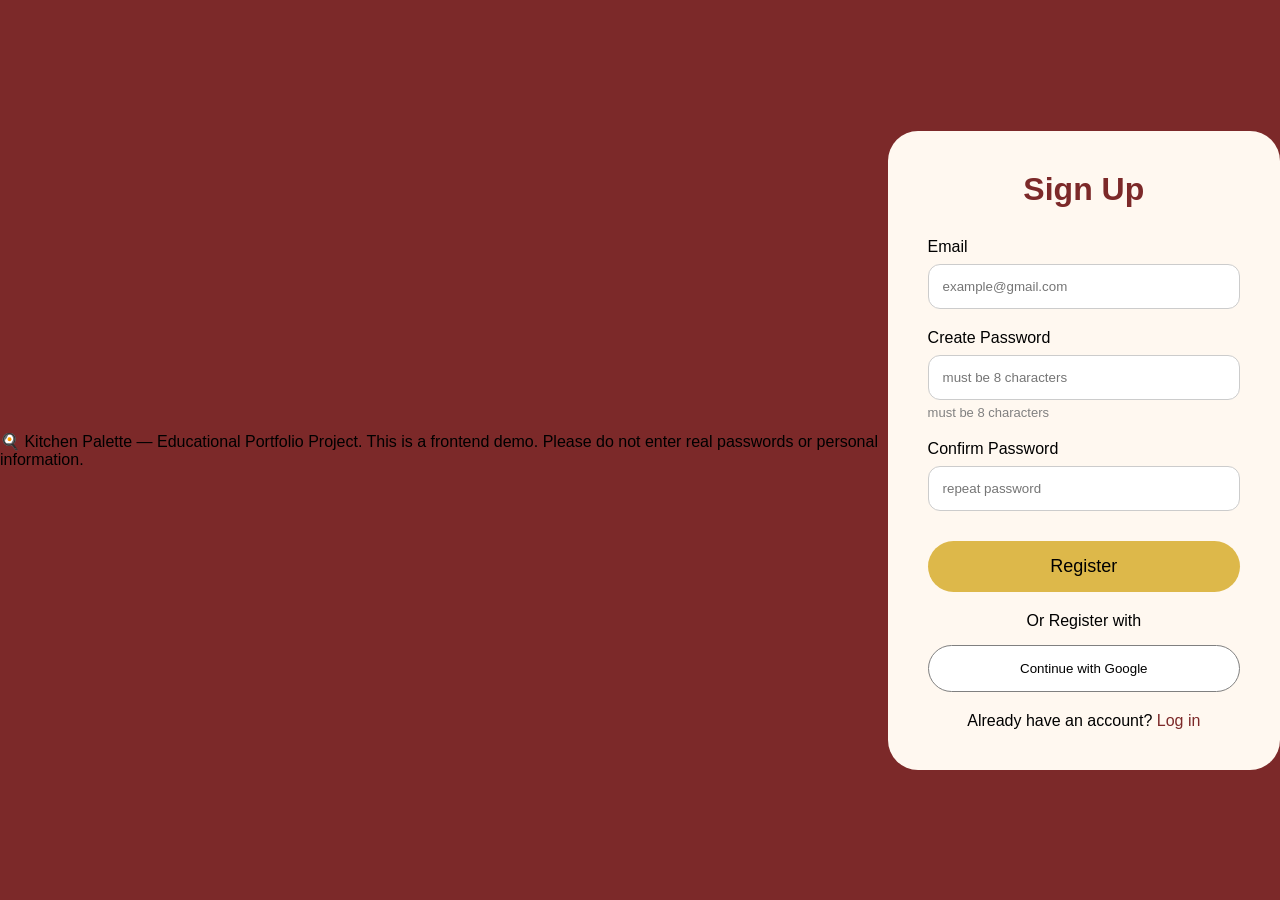
<file: index.html>
<!DOCTYPE html>
<html>
<head>

<title>Sign Up</title>

<link rel="stylesheet"
href="css/style.css">

</head>

<body class="auth-page">
    <div class="project-notice">
  🍳 Kitchen Palette — Educational Portfolio Project.
  This is a frontend demo. Please do not enter real passwords
  or personal information.
</div>

<div class="auth-container">

    <h1>Sign Up</h1>

    <div class="input-group">
        <label>Email</label>

        <input
        type="email"
        id="email"
        placeholder="example@gmail.com">
    </div>

    <div class="input-group">
        <label>Create Password</label>

        <input
        type="password"
        id="password"
        placeholder="must be 8 characters">

        <p class="small">
            must be 8 characters
        </p>
    </div>

    <div class="input-group">
        <label>Confirm Password</label>

        <input
        type="password"
        id="confirm"
        placeholder="repeat password">
    </div>

    <button
    class="auth-btn"
    onclick="signup()">

        Register

    </button>

    <p style="text-align:center;margin-top:20px;">
        Or Register with
    </p>

    <button class="google-btn">
        Continue with Google
    </button>

    <div class="bottom-text">

        Already have an account?

        <a href="login.html">
            Log in
        </a>

    </div>

</div>

<script src="js/auth.js"></script>

</body>
</html>
</file>
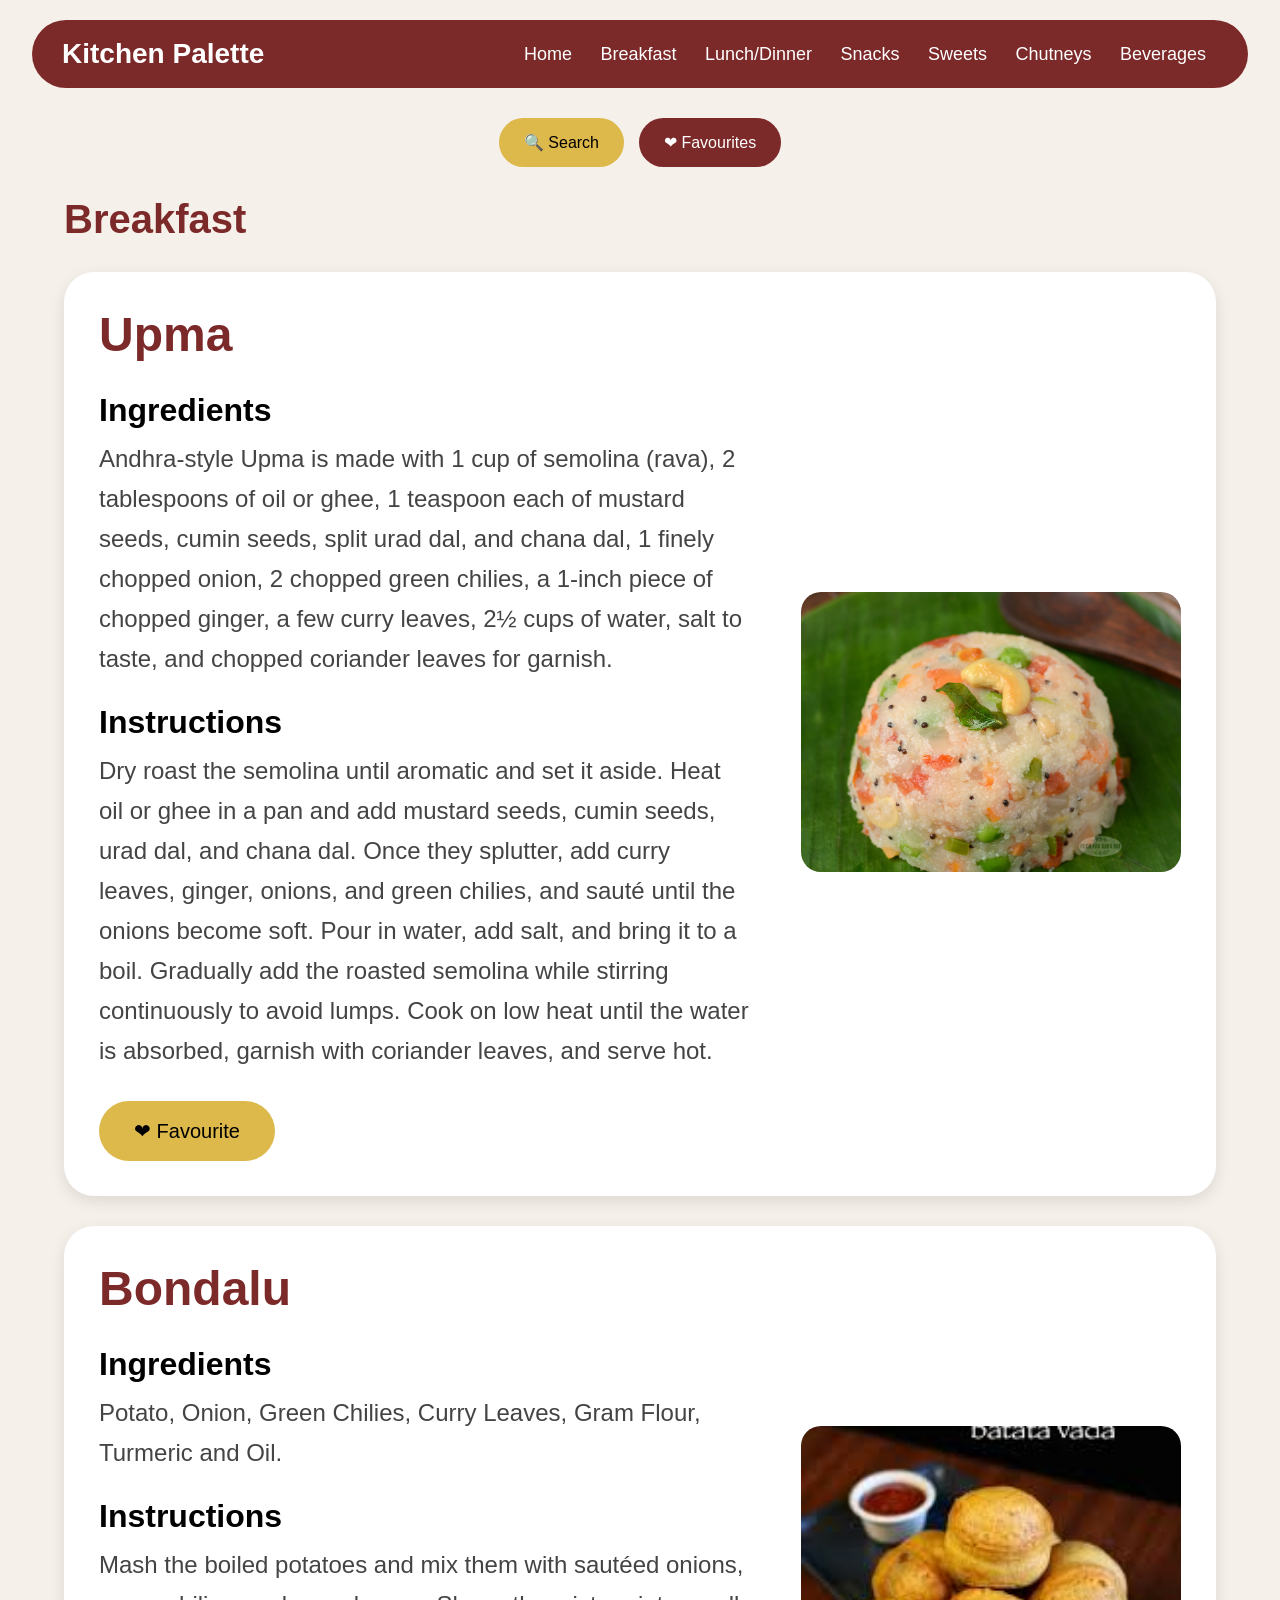
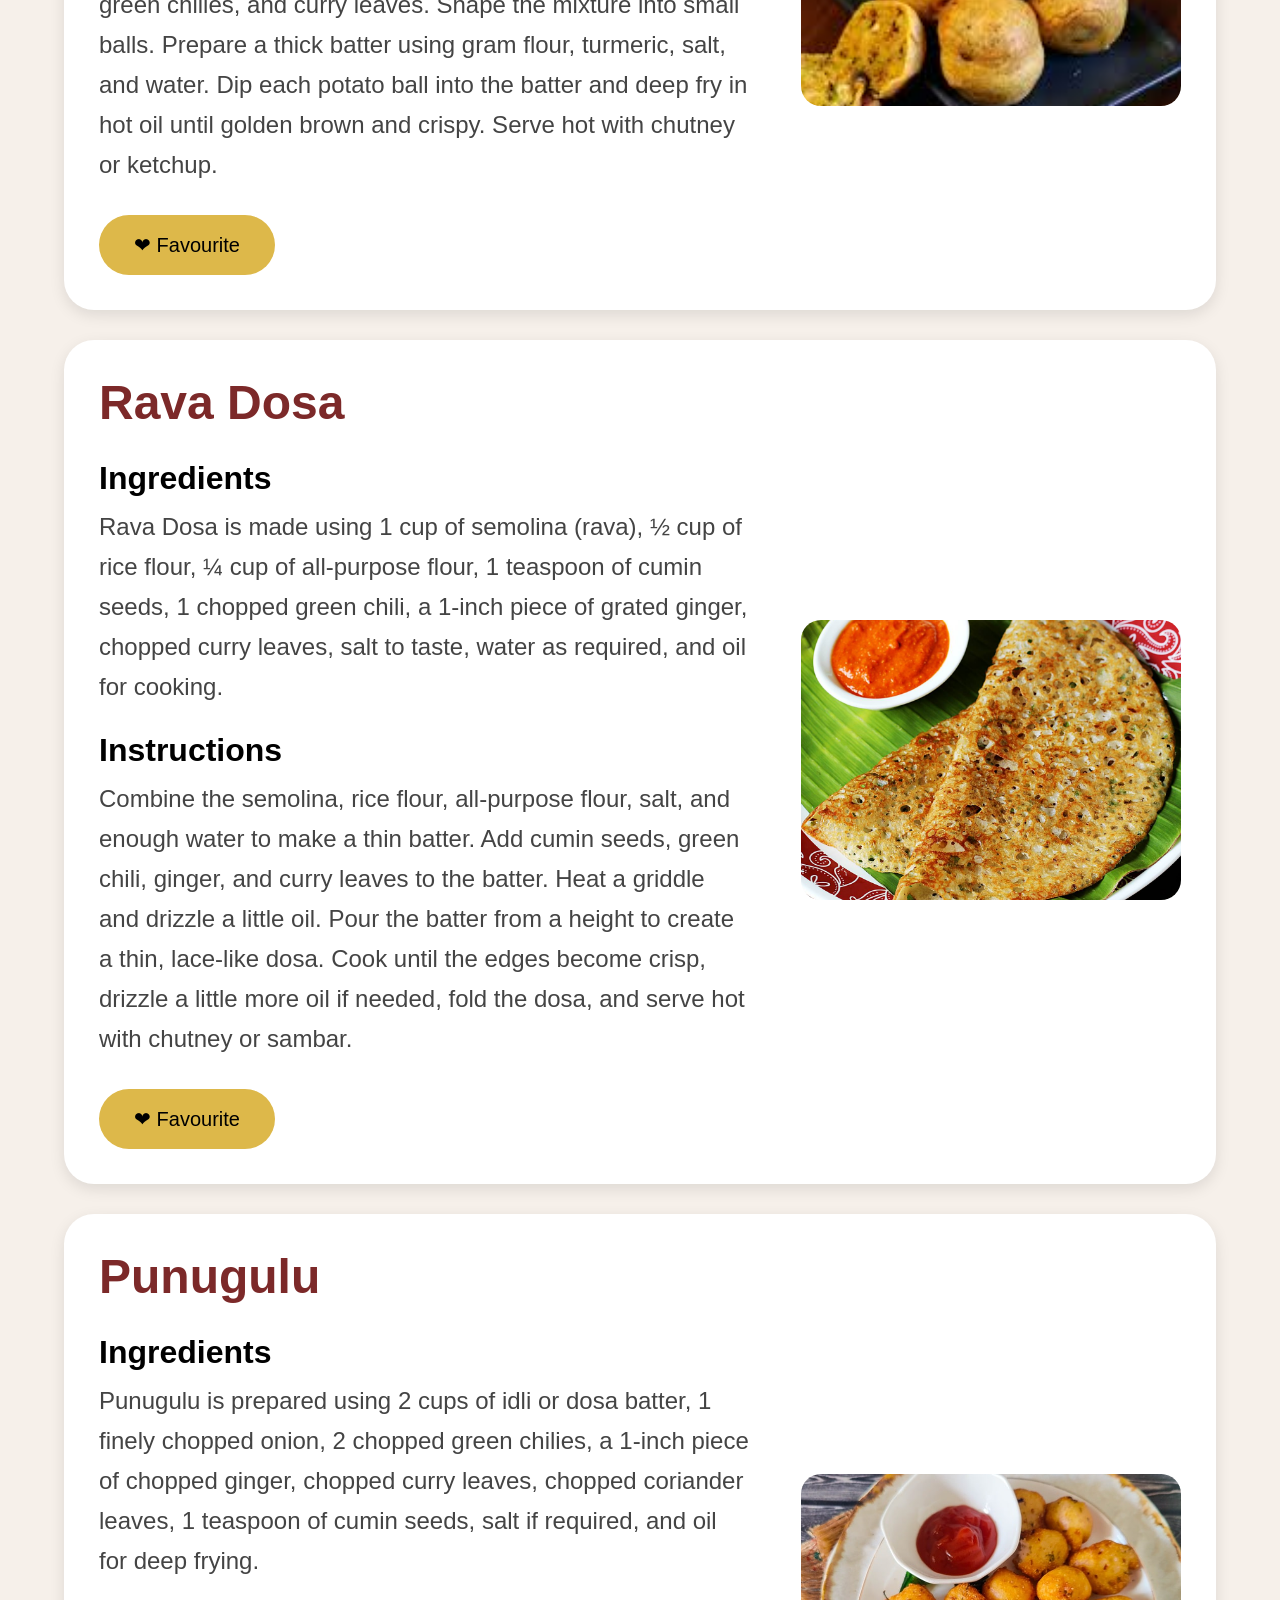
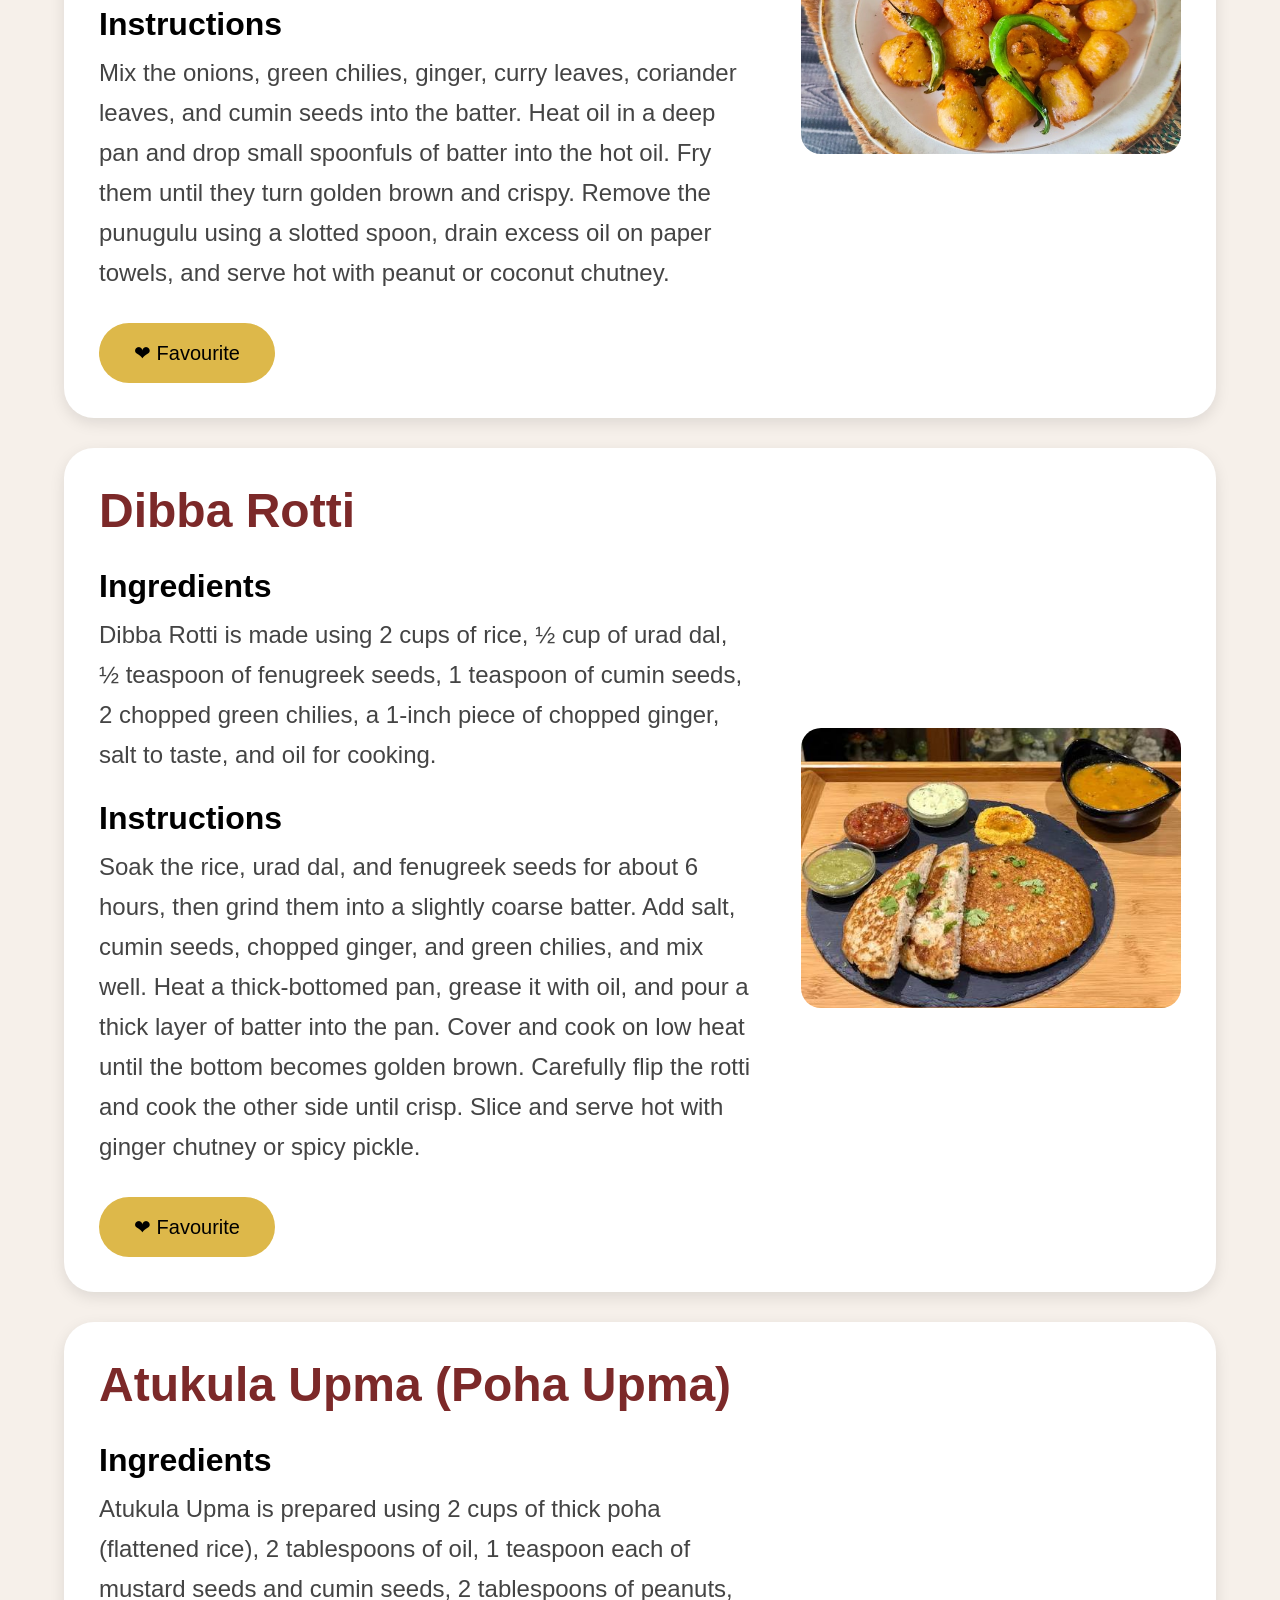
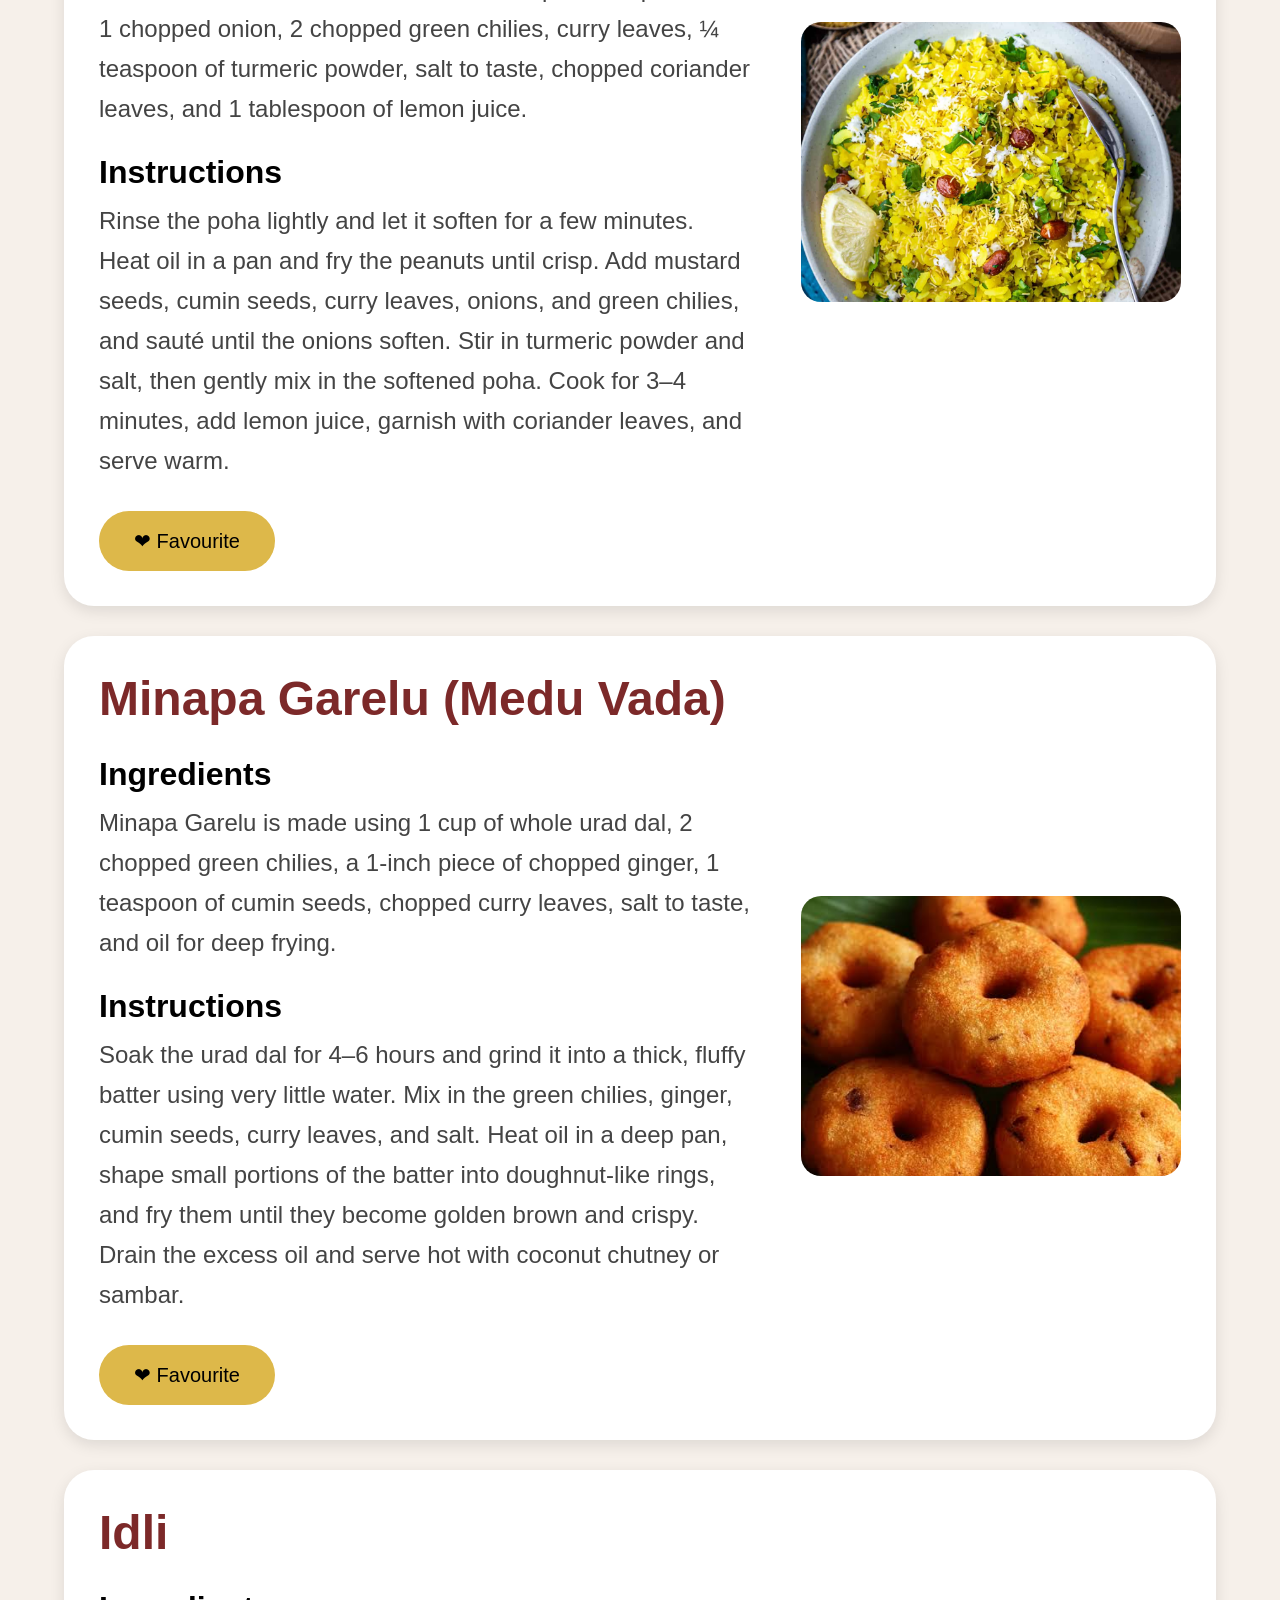
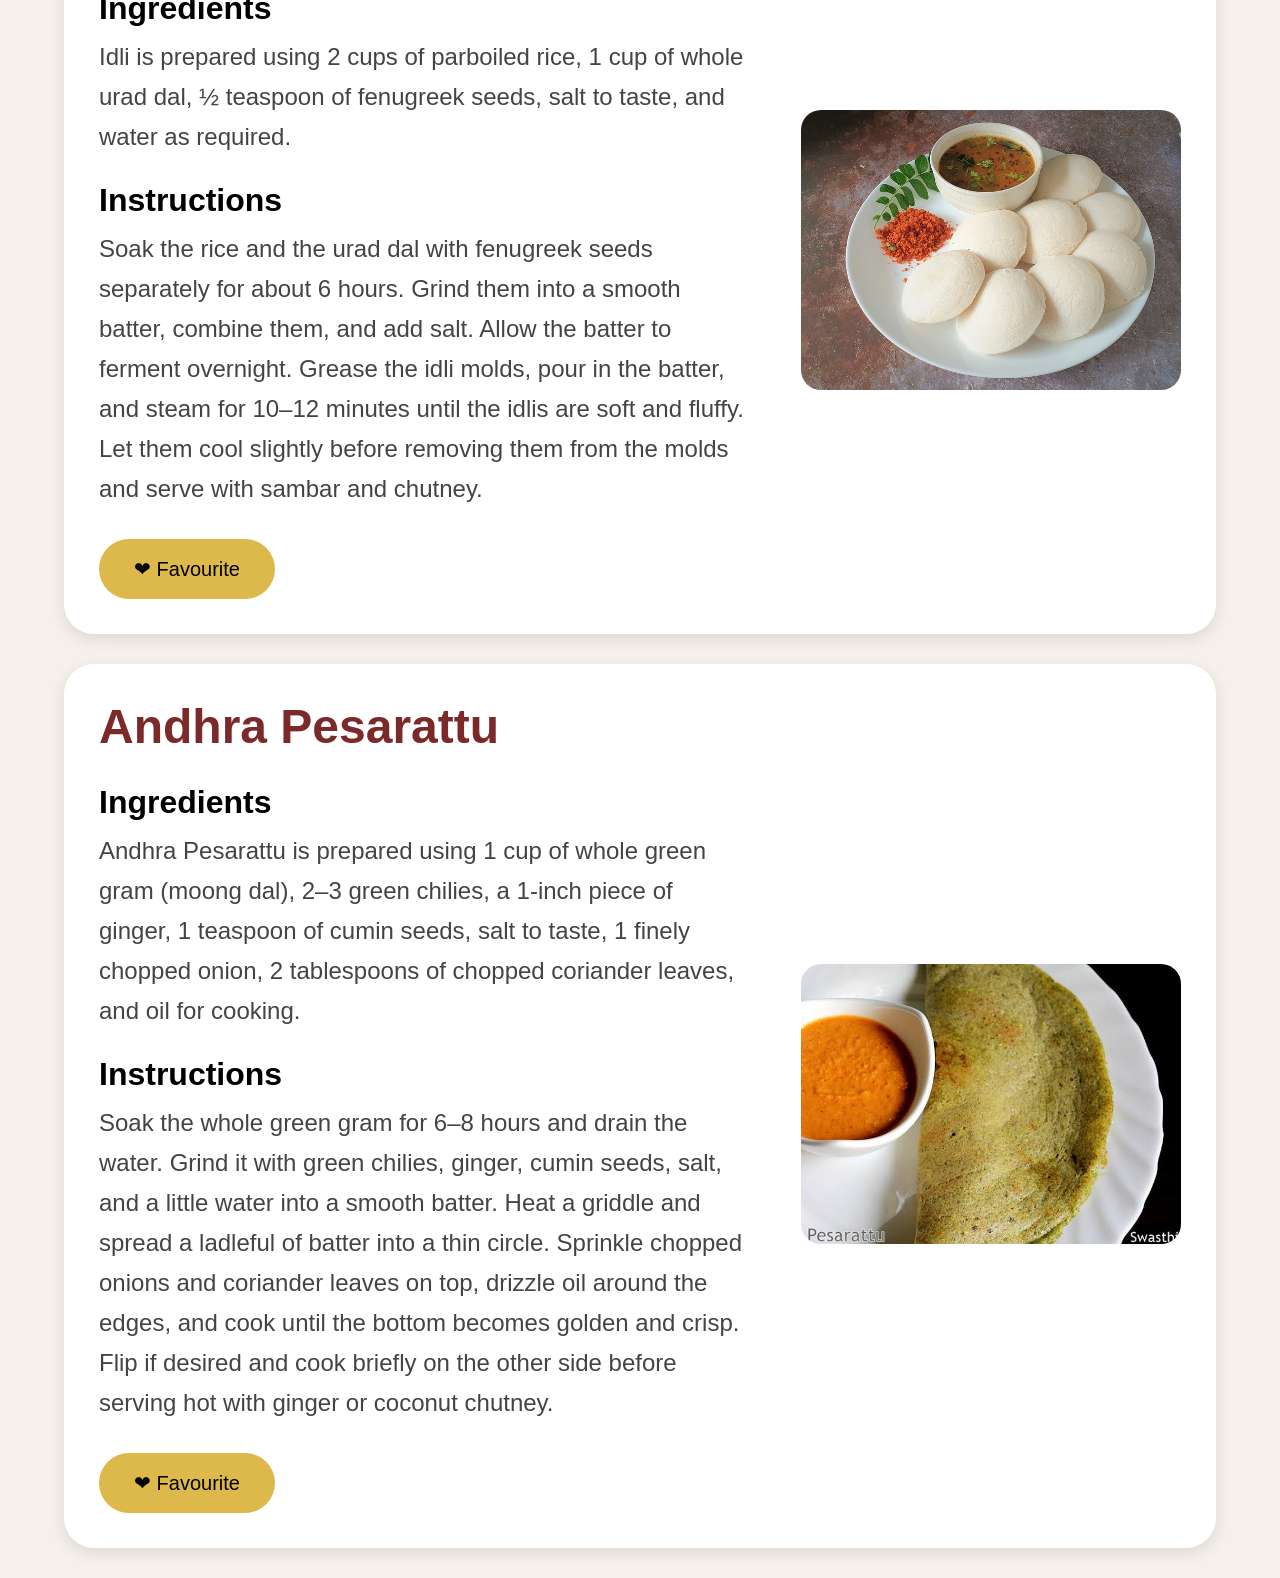
<file: breakfast.html>
<!DOCTYPE html>
<html>
<head>

    <title>Breakfast</title>

    <link rel="stylesheet"
    href="css/style.css">

</head>

<body>

<header>

    <div class="logo">
        Kitchen Palette
    </div>

    <nav>
        <a href="home.html">Home</a>
        <a href="breakfast.html">Breakfast</a>
        <a href="lunch.html">Lunch/Dinner</a>
        <a href="snacks.html">Snacks</a>
        <a href="sweets.html">Sweets</a>
        <a href="chutneys.html">Chutneys</a>
        <a href="beverages.html">Beverages</a>
        
    </nav>

</header>

<div class="search-container">

    <!-- <input type="text"
           id="searchInput"
           placeholder="Search recipe..."> -->

    <button onclick="searchRecipe()">
        🔍 Search
    </button>

    <a href="favorites.html"
       class="fav-btn">

        ❤ Favourites

    </a>

</div>
<h1 class="page-title">Breakfast</h1>

<div class="recipe-card">

    <div class="recipe-content">

        <h2>Upma</h2>

        <h3>Ingredients</h3>

        <p>
            Andhra-style Upma is made with 1 cup of semolina (rava), 2 tablespoons of oil or ghee, 1 teaspoon each of mustard seeds, cumin seeds, split urad dal, and chana dal, 1 finely chopped onion, 2 chopped green chilies, a 1-inch piece of chopped ginger, a few curry leaves, 2½ cups of water, salt to taste, and chopped coriander leaves for garnish.
        </p>

        <h3>Instructions</h3>

        <p>
            Dry roast the semolina until aromatic and set it aside. Heat oil or ghee in a pan and add mustard seeds, cumin seeds, urad dal, and chana dal. Once they splutter, add curry leaves, ginger, onions, and green chilies, and sauté until the onions become soft. Pour in water, add salt, and bring it to a boil. Gradually add the roasted semolina while stirring continuously to avoid lumps. Cook on low heat until the water is absorbed, garnish with coriander leaves, and serve hot.
        </p>

        <button onclick="addFavourite('Upma')">
            ❤ Favourite
        </button>

    </div>

    <div class="recipe-image">
        <img src="images/upma.jpg">
    </div>

</div>

<div class="recipe-card">

    <div class="recipe-content">

        <h2>Bondalu</h2>

        <h3>Ingredients</h3>

        <p>
            Potato, Onion, Green Chilies,
            Curry Leaves, Gram Flour,
            Turmeric and Oil.
        </p>

        <h3>Instructions</h3>

        <p>
            Mash the boiled potatoes and mix them with sautéed onions, green chilies, and curry leaves. Shape the mixture into small balls. Prepare a thick batter using gram flour, turmeric, salt, and water. Dip each potato ball into the batter and deep fry in hot oil until golden brown and crispy. Serve hot with chutney or ketchup.
        </p>

        <button onclick="addFavourite('Bondalu')">
            ❤ Favourite
        </button>

    </div>

    <div class="recipe-image">
        <img src="images/bonda.jpg">
    </div>

</div>

<div class="recipe-card">

    <div class="recipe-content">

        <h2>Rava Dosa</h2>

        <h3>Ingredients</h3>

        <p>
            Rava Dosa is made using 1 cup of semolina (rava), ½ cup of rice flour, ¼ cup of all-purpose flour, 1 teaspoon of cumin seeds, 1 chopped green chili, a 1-inch piece of grated ginger, chopped curry leaves, salt to taste, water as required, and oil for cooking.
        </p>

        <h3>Instructions</h3>

        <p>
            Combine the semolina, rice flour, all-purpose flour, salt, and enough water to make a thin batter. Add cumin seeds, green chili, ginger, and curry leaves to the batter. Heat a griddle and drizzle a little oil. Pour the batter from a height to create a thin, lace-like dosa. Cook until the edges become crisp, drizzle a little more oil if needed, fold the dosa, and serve hot with chutney or sambar.
        </p>

        <button onclick="addFavourite('Rava Dosa')">
            ❤ Favourite
        </button>

    </div>

    <div class="recipe-image">
        <img src="images/rava.jpg">
    </div>

</div>


<div class="recipe-card">

    <div class="recipe-content">

        <h2>Punugulu</h2>

        <h3>Ingredients</h3>

        <p>
            Punugulu is prepared using 2 cups of idli or dosa batter, 1 finely chopped onion, 2 chopped green chilies, a 1-inch piece of chopped ginger, chopped curry leaves, chopped coriander leaves, 1 teaspoon of cumin seeds, salt if required, and oil for deep frying.
        </p>

        <h3>Instructions</h3>

        <p>
            Mix the onions, green chilies, ginger, curry leaves, coriander leaves, and cumin seeds into the batter. Heat oil in a deep pan and drop small spoonfuls of batter into the hot oil. Fry them until they turn golden brown and crispy. Remove the punugulu using a slotted spoon, drain excess oil on paper towels, and serve hot with peanut or coconut chutney.
        </p>

        <button onclick="addFavourite('Punugulu')">
            ❤ Favourite
        </button>

    </div>

    <div class="recipe-image">
        <img src="images/punugulu.jpg">
    </div>

</div>



<div class="recipe-card">

    <div class="recipe-content">

        <h2>Dibba Rotti</h2>

        <h3>Ingredients</h3>

        <p>
            Dibba Rotti is made using 2 cups of rice, ½ cup of urad dal, ½ teaspoon of fenugreek seeds, 1 teaspoon of cumin seeds, 2 chopped green chilies, a 1-inch piece of chopped ginger, salt to taste, and oil for cooking.
        </p>

        <h3>Instructions</h3>

        <p>
            Soak the rice, urad dal, and fenugreek seeds for about 6 hours, then grind them into a slightly coarse batter. Add salt, cumin seeds, chopped ginger, and green chilies, and mix well. Heat a thick-bottomed pan, grease it with oil, and pour a thick layer of batter into the pan. Cover and cook on low heat until the bottom becomes golden brown. Carefully flip the rotti and cook the other side until crisp. Slice and serve hot with ginger chutney or spicy pickle.
        </p>

        <button onclick="addFavourite('Dibba Rotti')">
            ❤ Favourite
        </button>

    </div>

    <div class="recipe-image">
        <img src="images/dibba.jpg">
    </div>

</div>

<div class="recipe-card">

    <div class="recipe-content">

        <h2>Atukula Upma (Poha Upma)</h2>

        <h3>Ingredients</h3>

        <p>
            Atukula Upma is prepared using 2 cups of thick poha (flattened rice), 2 tablespoons of oil, 1 teaspoon each of mustard seeds and cumin seeds, 2 tablespoons of peanuts, 1 chopped onion, 2 chopped green chilies, curry leaves, ¼ teaspoon of turmeric powder, salt to taste, chopped coriander leaves, and 1 tablespoon of lemon juice.
        </p>

        <h3>Instructions</h3>

        <p>
            Rinse the poha lightly and let it soften for a few minutes. Heat oil in a pan and fry the peanuts until crisp. Add mustard seeds, cumin seeds, curry leaves, onions, and green chilies, and sauté until the onions soften. Stir in turmeric powder and salt, then gently mix in the softened poha. Cook for 3–4 minutes, add lemon juice, garnish with coriander leaves, and serve warm.

        </p>
        <button onclick="addFavourite('Atukula Upma (Poha Upma)')">
            ❤ Favourite
        </button>

    </div>

    <div class="recipe-image">
        <img src="images/poha.jpg">
    </div>

</div>



<div class="recipe-card">

    <div class="recipe-content">

        <h2>Minapa Garelu (Medu Vada)</h2>

        <h3>Ingredients</h3>

        <p>
            Minapa Garelu is made using 1 cup of whole urad dal, 2 chopped green chilies, a 1-inch piece of chopped ginger, 1 teaspoon of cumin seeds, chopped curry leaves, salt to taste, and oil for deep frying.
        </p>

        <h3>Instructions</h3>

        <p>
            Soak the urad dal for 4–6 hours and grind it into a thick, fluffy batter using very little water. Mix in the green chilies, ginger, cumin seeds, curry leaves, and salt. Heat oil in a deep pan, shape small portions of the batter into doughnut-like rings, and fry them until they become golden brown and crispy. Drain the excess oil and serve hot with coconut chutney or sambar.
        </p>

        <button onclick="addFavourite('Minapa Garelu (Medu Vada)')">
            ❤ Favourite
        </button>

    </div>

    <div class="recipe-image">
        <img src="images/vada.jpg">
    </div>

</div>



<div class="recipe-card">

    <div class="recipe-content">

        <h2>Idli</h2>

        <h3>Ingredients</h3>

        <p>
            Idli is prepared using 2 cups of parboiled rice, 1 cup of whole urad dal, ½ teaspoon of fenugreek seeds, salt to taste, and water as required.
        </p>

        <h3>Instructions</h3>

        <p>
            Soak the rice and the urad dal with fenugreek seeds separately for about 6 hours. Grind them into a smooth batter, combine them, and add salt. Allow the batter to ferment overnight. Grease the idli molds, pour in the batter, and steam for 10–12 minutes until the idlis are soft and fluffy. Let them cool slightly before removing them from the molds and serve with sambar and chutney.

        </p>
        <button onclick="addFavourite('Idli')">
            ❤ Favourite
        </button>

    </div>

    <div class="recipe-image">
        <img src="images/idli.jpg">
    </div>

</div>


<div class="recipe-card">

    <div class="recipe-content">

        <h2>Andhra Pesarattu</h2>

        <h3>Ingredients</h3>

        <p>
            Andhra Pesarattu is prepared using 1 cup of whole green gram (moong dal), 2–3 green chilies, a 1-inch piece of ginger, 1 teaspoon of cumin seeds, salt to taste, 1 finely chopped onion, 2 tablespoons of chopped coriander leaves, and oil for cooking.
        </p>

        <h3>Instructions</h3>

        <p>
            Soak the whole green gram for 6–8 hours and drain the water. Grind it with green chilies, ginger, cumin seeds, salt, and a little water into a smooth batter. Heat a griddle and spread a ladleful of batter into a thin circle. Sprinkle chopped onions and coriander leaves on top, drizzle oil around the edges, and cook until the bottom becomes golden and crisp. Flip if desired and cook briefly on the other side before serving hot with ginger or coconut chutney.
        </p>

        <button onclick="addFavourite('Andhra Pesarattu')">
            ❤ Favourite
        </button>

    </div>

    <div class="recipe-image">
        <img src="images/pesara.jpg">
    </div>

</div>

<script src="js/favourites.js"></script>
<script src="js/search.js"></script>

</body>
</html>
</file>
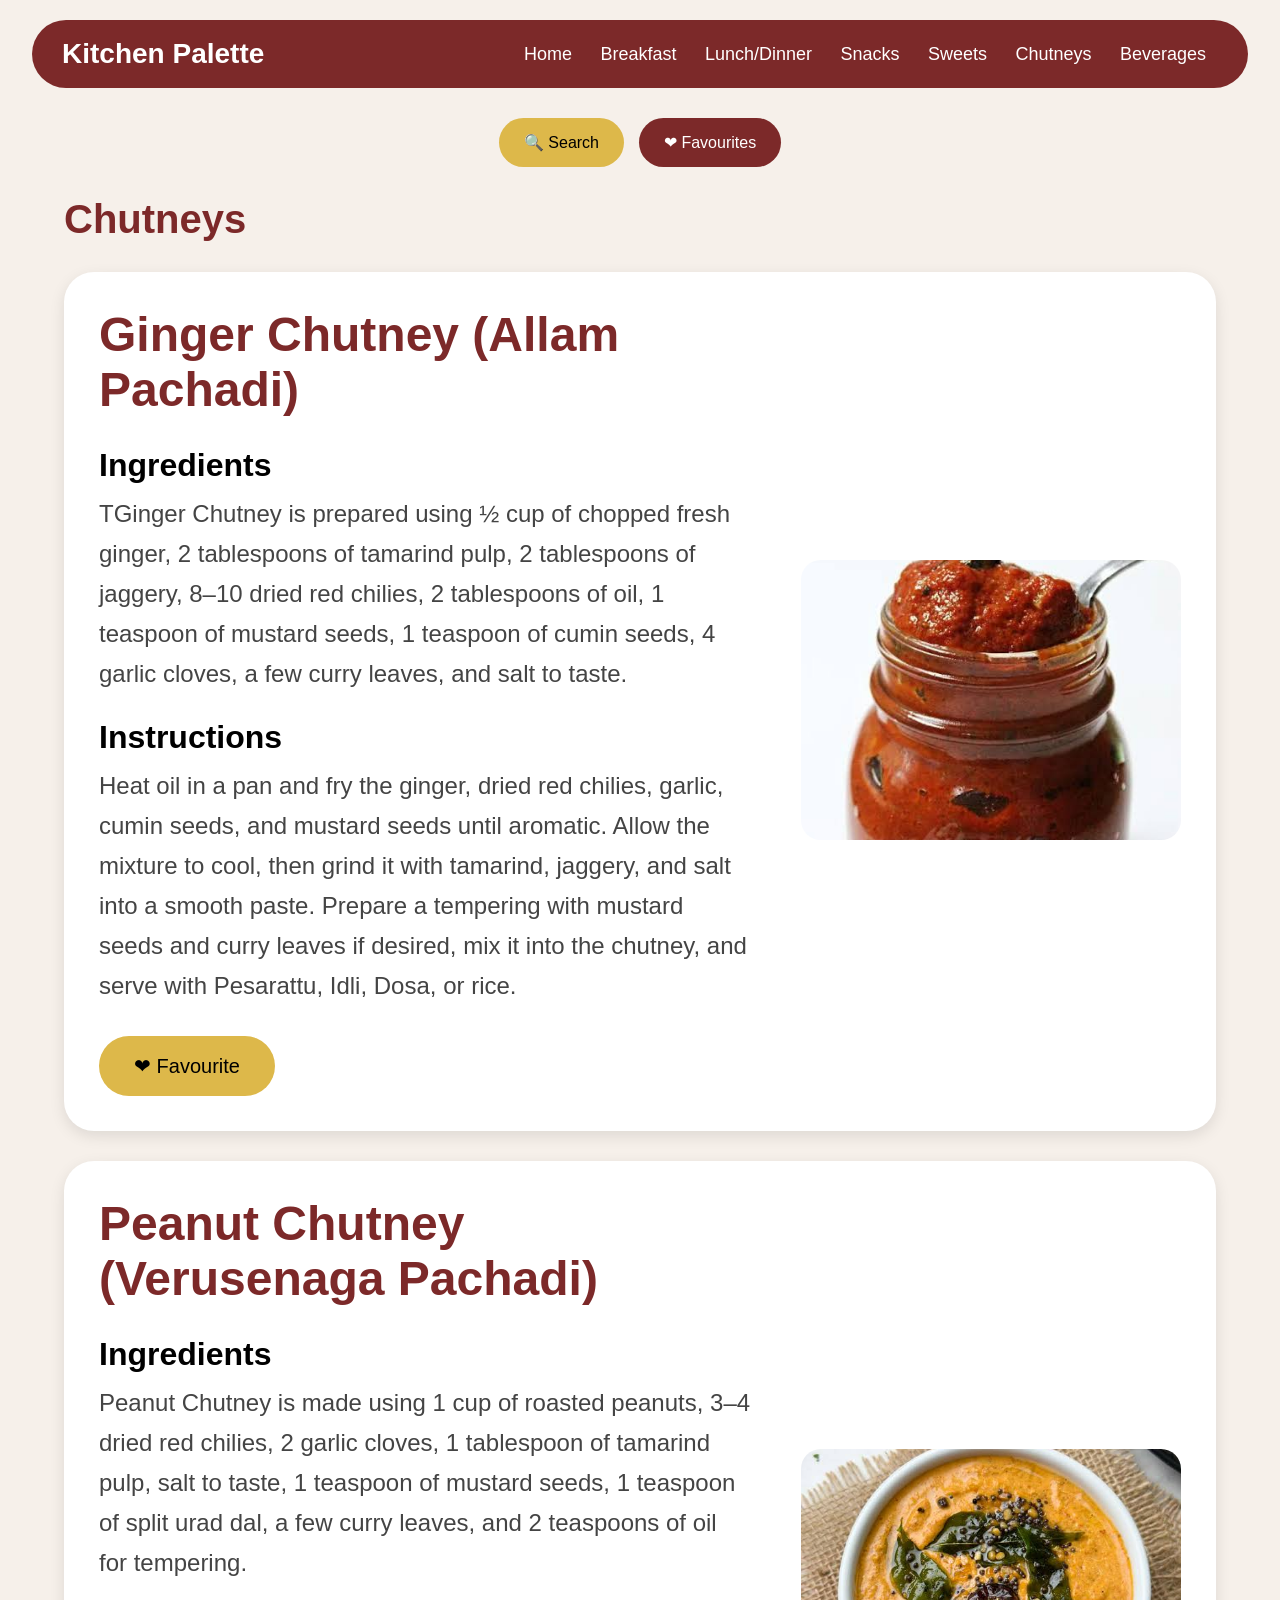
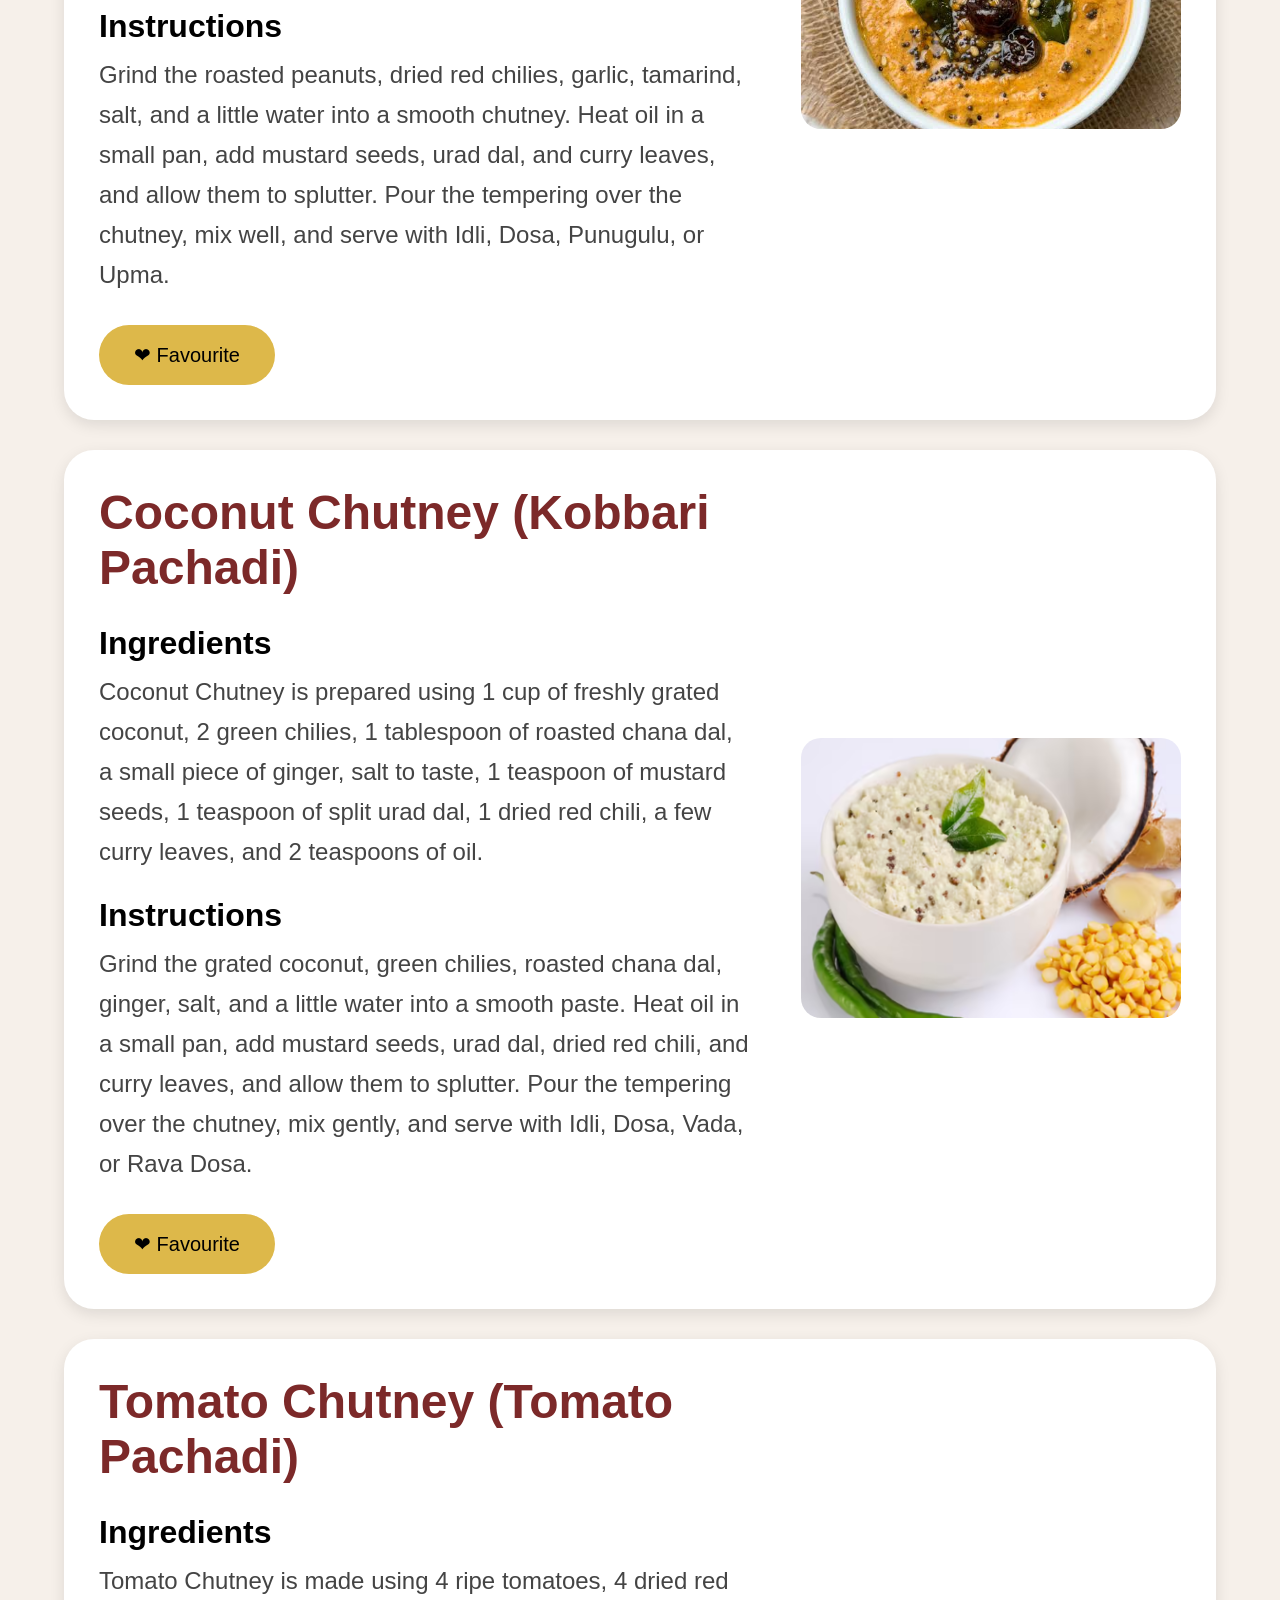
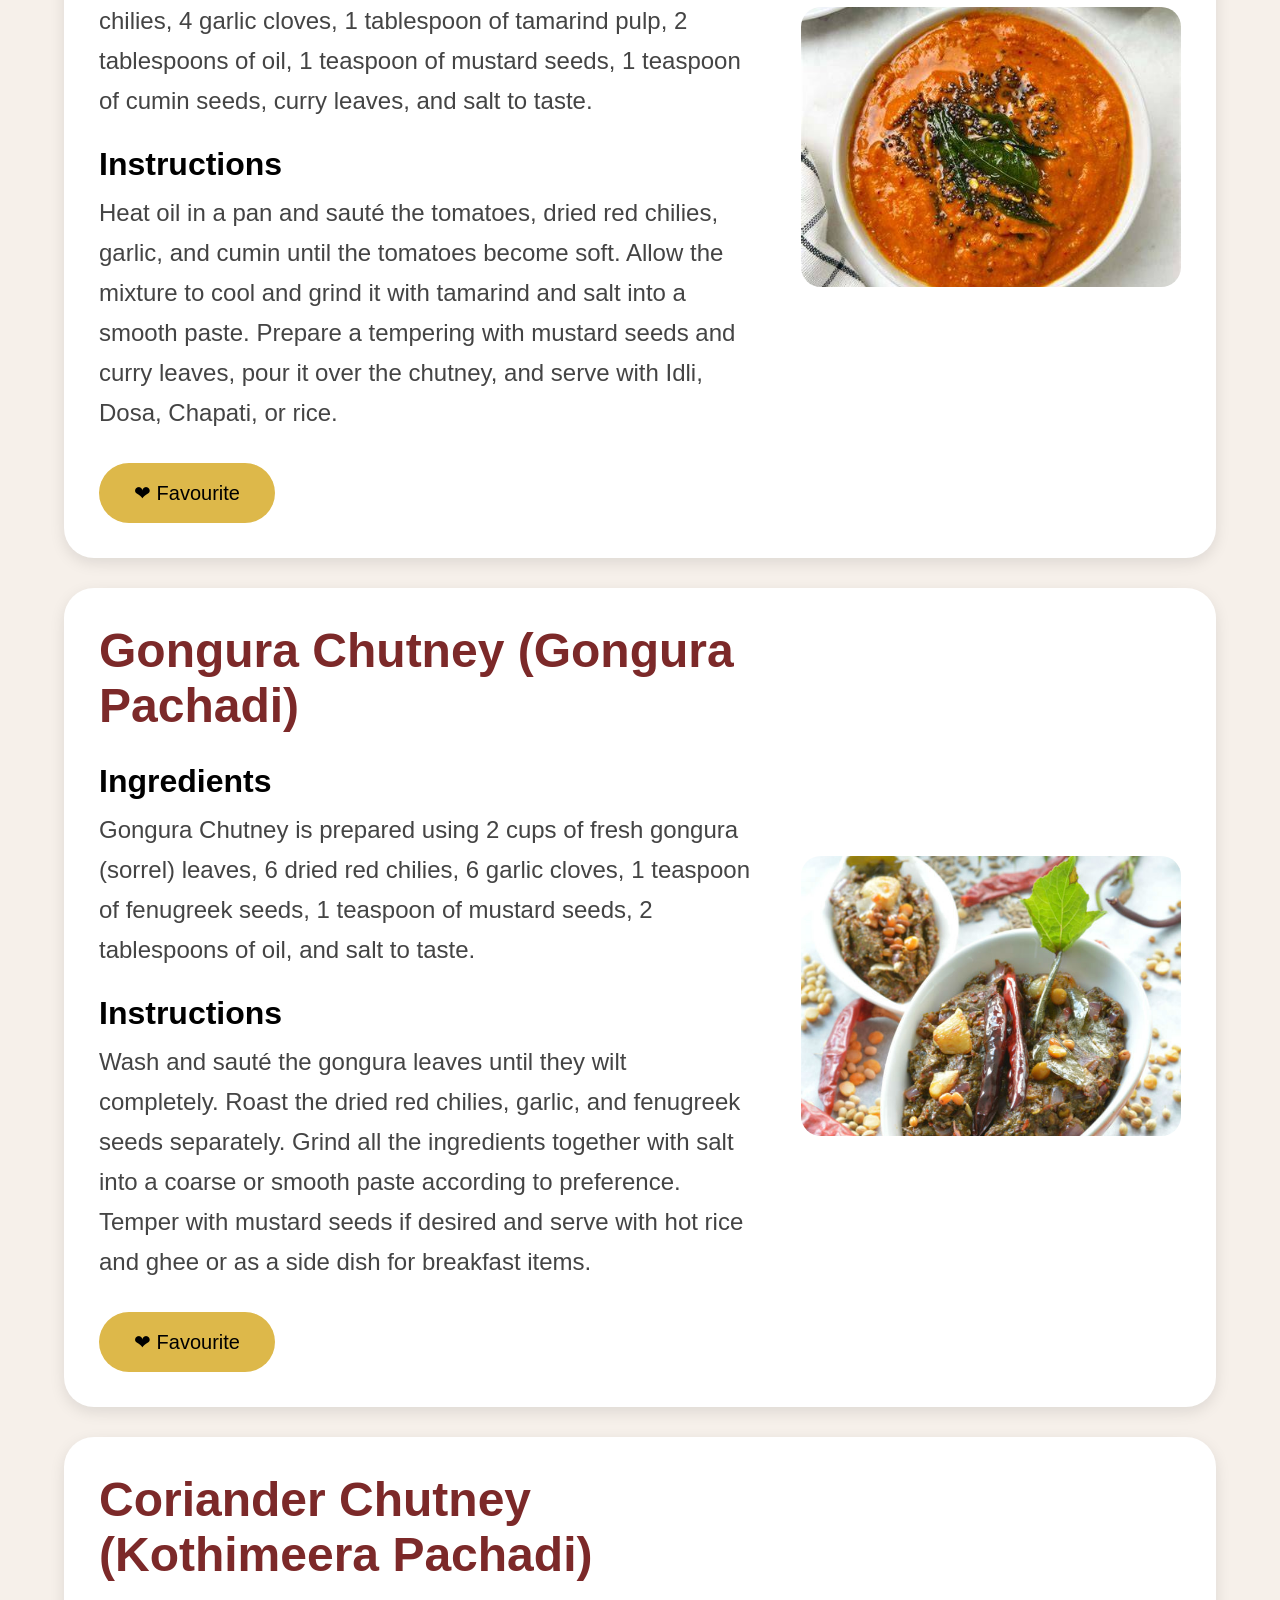
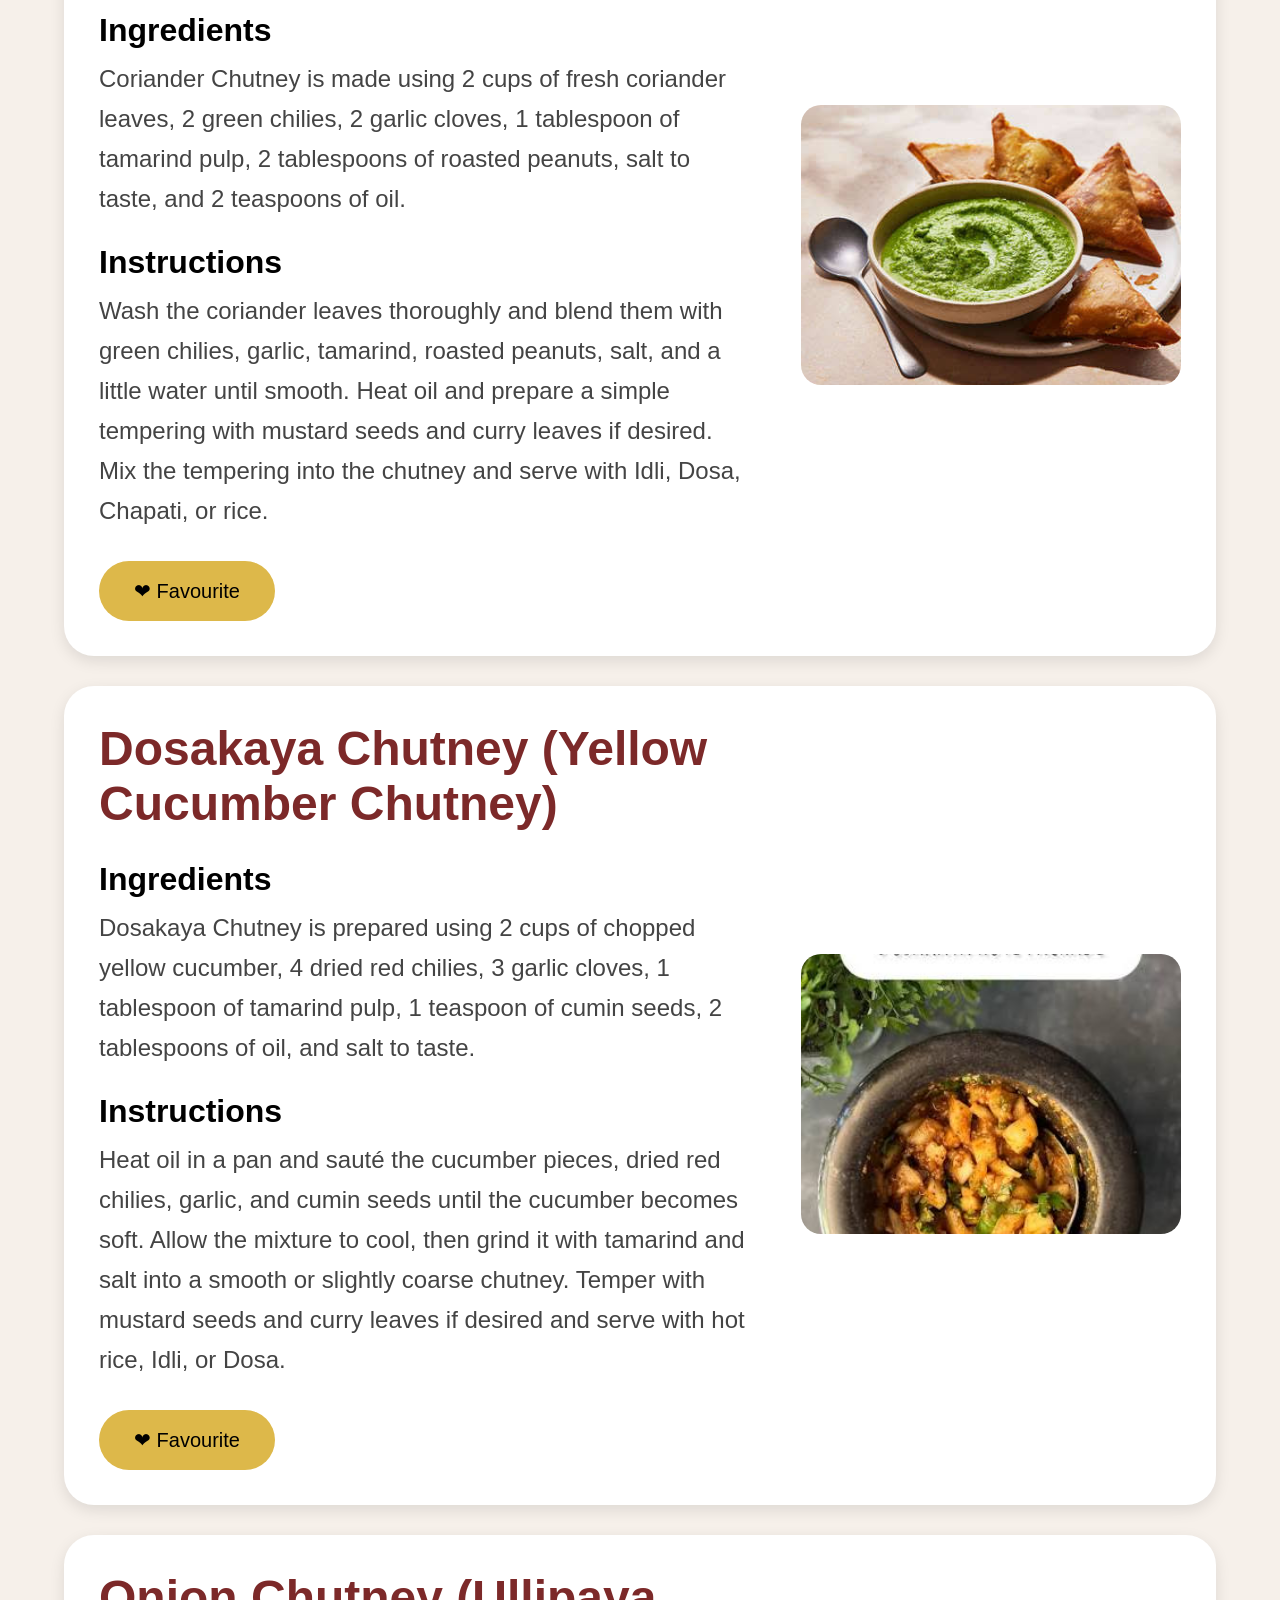
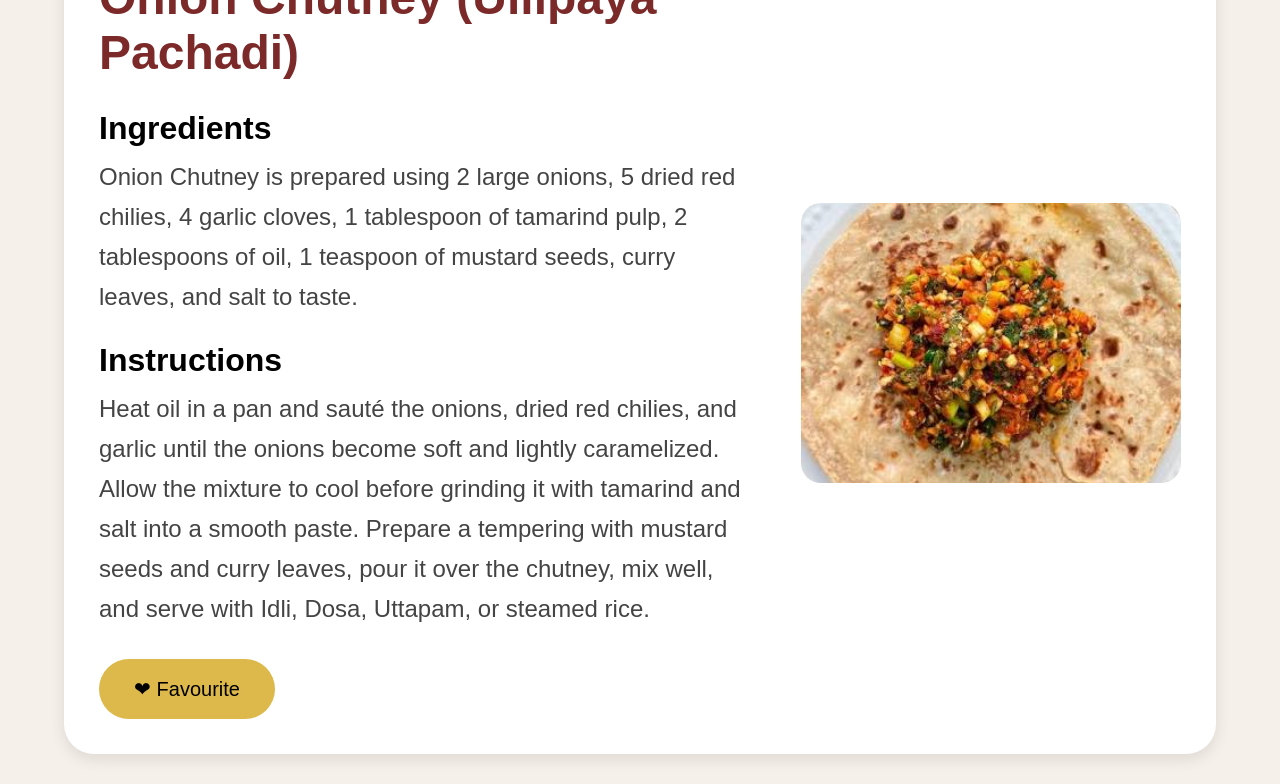
<file: chutneys.html>
<!DOCTYPE html>
<html>
<head>
    <title>Chutneys</title>
    <link rel="stylesheet" href="css/style.css">
</head>

<body>

<header>
    <div class="logo">Kitchen Palette</div>

    <nav>
        <a href="home.html">Home</a>
        <a href="breakfast.html">Breakfast</a>
        <a href="lunch.html">Lunch/Dinner</a>
        <a href="snacks.html">Snacks</a>
        <a href="sweets.html">Sweets</a>
        <a href="chutneys.html">Chutneys</a>
        <a href="beverages.html">Beverages</a>
        
    </nav>
</header>
<div class="search-container">

    <!-- <input type="text"
           id="searchInput"
           placeholder="Search recipe..."> -->

    <button onclick="searchRecipe()">
        🔍 Search
    </button>

    <a href="favorites.html"
       class="fav-btn">

        ❤ Favourites

    </a>

</div>
<h1 class="page-title">Chutneys</h1>

<div class="recipe-card">

    <div class="recipe-content">

        <h2>Ginger Chutney (Allam Pachadi)</h2>

        <h3>Ingredients</h3>

        <p>
            TGinger Chutney is prepared using ½ cup of chopped fresh ginger, 2 tablespoons of tamarind pulp, 2 tablespoons of jaggery, 8–10 dried red chilies, 2 tablespoons of oil, 1 teaspoon of mustard seeds, 1 teaspoon of cumin seeds, 4 garlic cloves, a few curry leaves, and salt to taste.
        </p>

        <h3>Instructions</h3>

        <p>
            Heat oil in a pan and fry the ginger, dried red chilies, garlic, cumin seeds, and mustard seeds until aromatic. Allow the mixture to cool, then grind it with tamarind, jaggery, and salt into a smooth paste. Prepare a tempering with mustard seeds and curry leaves if desired, mix it into the chutney, and serve with Pesarattu, Idli, Dosa, or rice.
        </p>

        <button onclick="addFavourite('Ginger Chutney (Allam Pachadi)')">
            ❤ Favourite
        </button>

    </div>

    <div class="recipe-image">
        <img src="images/allam.jpg">
    </div>

</div>

<div class="recipe-card">

    <div class="recipe-content">

        <h2>Peanut Chutney (Verusenaga Pachadi)</h2>

        <h3>Ingredients</h3>

        <p>
            Peanut Chutney is made using 1 cup of roasted peanuts, 3–4 dried red chilies, 2 garlic cloves, 1 tablespoon of tamarind pulp, salt to taste, 1 teaspoon of mustard seeds, 1 teaspoon of split urad dal, a few curry leaves, and 2 teaspoons of oil for tempering.
        </p>

        <h3>Instructions</h3>

        <p>
           Grind the roasted peanuts, dried red chilies, garlic, tamarind, salt, and a little water into a smooth chutney. Heat oil in a small pan, add mustard seeds, urad dal, and curry leaves, and allow them to splutter. Pour the tempering over the chutney, mix well, and serve with Idli, Dosa, Punugulu, or Upma.
        </p>

        <button onclick="addFavourite('Peanut Chutney (Verusenaga Pachadi)')">
            ❤ Favourite
        </button>

    </div>

    <div class="recipe-image">
        <img src="images/verusenaga.jpg">
    </div>

</div>

<div class="recipe-card">

    <div class="recipe-content">

        <h2>Coconut Chutney (Kobbari Pachadi)</h2>

        <h3>Ingredients</h3>

        <p>
           Coconut Chutney is prepared using 1 cup of freshly grated coconut, 2 green chilies, 1 tablespoon of roasted chana dal, a small piece of ginger, salt to taste, 1 teaspoon of mustard seeds, 1 teaspoon of split urad dal, 1 dried red chili, a few curry leaves, and 2 teaspoons of oil.
        </p>

        <h3>Instructions</h3>

        <p>
            Grind the grated coconut, green chilies, roasted chana dal, ginger, salt, and a little water into a smooth paste. Heat oil in a small pan, add mustard seeds, urad dal, dried red chili, and curry leaves, and allow them to splutter. Pour the tempering over the chutney, mix gently, and serve with Idli, Dosa, Vada, or Rava Dosa.
        </p>

        <button onclick="addFavourite('Coconut Chutney')">
            ❤ Favourite
        </button>

    </div>

    <div class="recipe-image">
        <img src="images/coconut.jpg">
    </div>

</div>

<div class="recipe-card">

    <div class="recipe-content">

        <h2>Tomato Chutney (Tomato Pachadi)</h2>

        <h3>Ingredients</h3>

        <p>
            Tomato Chutney is made using 4 ripe tomatoes, 4 dried red chilies, 4 garlic cloves, 1 tablespoon of tamarind pulp, 2 tablespoons of oil, 1 teaspoon of mustard seeds, 1 teaspoon of cumin seeds, curry leaves, and salt to taste.
        </p>

        <h3>Instructions</h3>

        <p>
           Heat oil in a pan and sauté the tomatoes, dried red chilies, garlic, and cumin until the tomatoes become soft. Allow the mixture to cool and grind it with tamarind and salt into a smooth paste. Prepare a tempering with mustard seeds and curry leaves, pour it over the chutney, and serve with Idli, Dosa, Chapati, or rice.
        </p>

        <button onclick="addFavourite('Tomato Chutney (Tomato Pachadi)')">
            ❤ Favourite
        </button>

    </div>

    <div class="recipe-image">
        <img src="images/tomato.jpg">
    </div>

</div>

<div class="recipe-card">

    <div class="recipe-content">

        <h2>Gongura Chutney (Gongura Pachadi)</h2>

        <h3>Ingredients</h3>

        <p>
            Gongura Chutney is prepared using 2 cups of fresh gongura (sorrel) leaves, 6 dried red chilies, 6 garlic cloves, 1 teaspoon of fenugreek seeds, 1 teaspoon of mustard seeds, 2 tablespoons of oil, and salt to taste.
        </p>

        <h3>Instructions</h3>

        <p>
            Wash and sauté the gongura leaves until they wilt completely. Roast the dried red chilies, garlic, and fenugreek seeds separately. Grind all the ingredients together with salt into a coarse or smooth paste according to preference. Temper with mustard seeds if desired and serve with hot rice and ghee or as a side dish for breakfast items.
        </p>

        <button onclick="addFavourite('Gongura Chutney (Gongura Pachadi)')">
            ❤ Favourite
        </button>

    </div>

    <div class="recipe-image">
        <img src="images/gongura.jpg">
    </div>

</div>

<div class="recipe-card">

    <div class="recipe-content">

        <h2>Coriander Chutney (Kothimeera Pachadi)</h2>

        <h3>Ingredients</h3>

        <p>
            Coriander Chutney is made using 2 cups of fresh coriander leaves, 2 green chilies, 2 garlic cloves, 1 tablespoon of tamarind pulp, 2 tablespoons of roasted peanuts, salt to taste, and 2 teaspoons of oil.
        </p>

        <h3>Instructions</h3>

        <p>
           Wash the coriander leaves thoroughly and blend them with green chilies, garlic, tamarind, roasted peanuts, salt, and a little water until smooth. Heat oil and prepare a simple tempering with mustard seeds and curry leaves if desired. Mix the tempering into the chutney and serve with Idli, Dosa, Chapati, or rice.
        </p>

        <button onclick="addFavourite('Coriander Chutney (Kothimeera Pachadi)')">
            ❤ Favourite
        </button>

    </div>

    <div class="recipe-image">
        <img src="images/kothi.jpg">
    </div>

</div>

<div class="recipe-card">

    <div class="recipe-content">

        <h2>Dosakaya Chutney (Yellow Cucumber Chutney)</h2>

        <h3>Ingredients</h3>

        <p>
            Dosakaya Chutney is prepared using 2 cups of chopped yellow cucumber, 4 dried red chilies, 3 garlic cloves, 1 tablespoon of tamarind pulp, 1 teaspoon of cumin seeds, 2 tablespoons of oil, and salt to taste.
        </p>

        <h3>Instructions</h3>

        <p>
            Heat oil in a pan and sauté the cucumber pieces, dried red chilies, garlic, and cumin seeds until the cucumber becomes soft. Allow the mixture to cool, then grind it with tamarind and salt into a smooth or slightly coarse chutney. Temper with mustard seeds and curry leaves if desired and serve with hot rice, Idli, or Dosa.
        </p>

        <button onclick="addFavourite('Dosakaya Chutney (Yellow Cucumber Chutney)')">
            ❤ Favourite
        </button>

    </div>

    <div class="recipe-image">
        <img src="images/yellow.jpg">
    </div>

</div>

<div class="recipe-card">

    <div class="recipe-content">

        <h2>Onion Chutney (Ullipaya Pachadi)</h2>

        <h3>Ingredients</h3>

        <p>
           Onion Chutney is prepared using 2 large onions, 5 dried red chilies, 4 garlic cloves, 1 tablespoon of tamarind pulp, 2 tablespoons of oil, 1 teaspoon of mustard seeds, curry leaves, and salt to taste.
        </p>

        <h3>Instructions</h3>

        <p>
           Heat oil in a pan and sauté the onions, dried red chilies, and garlic until the onions become soft and lightly caramelized. Allow the mixture to cool before grinding it with tamarind and salt into a smooth paste. Prepare a tempering with mustard seeds and curry leaves, pour it over the chutney, mix well, and serve with Idli, Dosa, Uttapam, or steamed rice.
        </p>

        <button onclick="addFavourite('Onion Chutney (Ullipaya Pachadi)')">
            ❤ Favourite
        </button>

    </div>

    <div class="recipe-image">
        <img src="images/onion.jpg">
    </div>

</div>

<script src="js/favourites.js"></script>
<script src="js/search.js"></script>

</body>
</html>
</file>
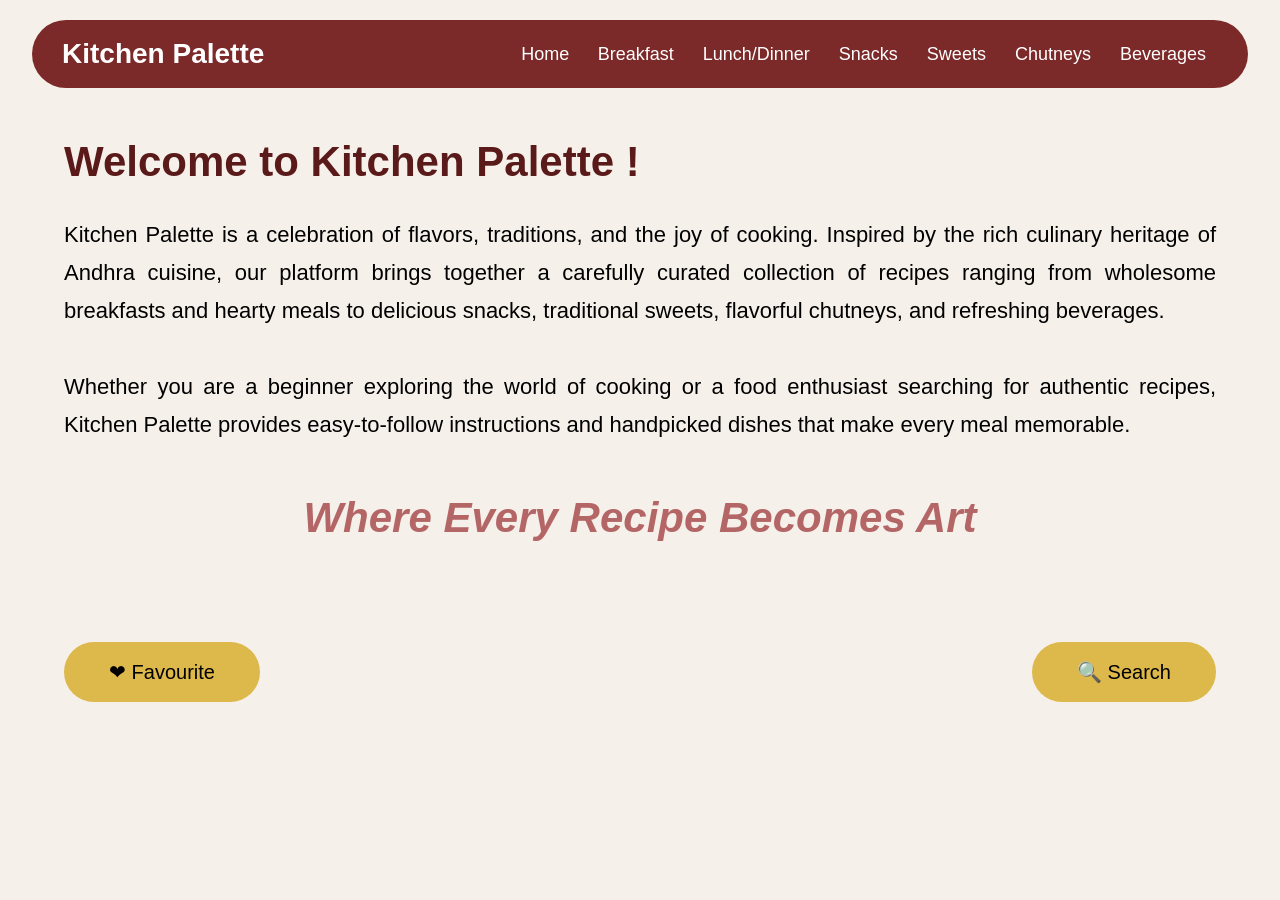
<file: home.html>
<!DOCTYPE html>
<html>
<head>

    <title>Kitchen Palette</title>

    <link rel="stylesheet"
    href="css/style.css">

</head>

<body>

<header>

    <div class="logo">
        Kitchen Palette
    </div>

    <nav>

        <a href="home.html">Home</a>

        <a href="breakfast.html">
            Breakfast
        </a>

        <a href="lunch.html">
            Lunch/Dinner
        </a>

        <a href="snacks.html">
            Snacks
        </a>

        <a href="sweets.html">
            Sweets
        </a>

        <a href="chutneys.html">
            Chutneys
        </a>

        <a href="beverages.html">
            Beverages
        </a>

    </nav>

</header>

<div class="home-container">

    <h1>
        Welcome to Kitchen Palette !
    </h1>

    <p>

        Kitchen Palette is a celebration
        of flavors, traditions, and the joy
        of cooking. Inspired by the rich
        culinary heritage of Andhra cuisine,
        our platform brings together a
        carefully curated collection of
        recipes ranging from wholesome
        breakfasts and hearty meals to
        delicious snacks, traditional sweets,
        flavorful chutneys, and refreshing
        beverages.

        <br><br>

        Whether you are a beginner exploring
        the world of cooking or a food
        enthusiast searching for authentic
        recipes, Kitchen Palette provides
        easy-to-follow instructions and
        handpicked dishes that make every
        meal memorable.

    </p>

    <h2 class="quote">

        Where Every Recipe
        Becomes Art

    </h2>

    <div class="home-buttons">

       <button onclick="window.location.href='favorites.html'">
        ❤ Favourite
    </button>

    <button onclick="searchRecipe()">
        🔍 Search
    </button>

    </div>

   

</div>

<script src="js/search.js"></script>
<script src="js/favourites.js"></script>

</body>
</html>
</file>
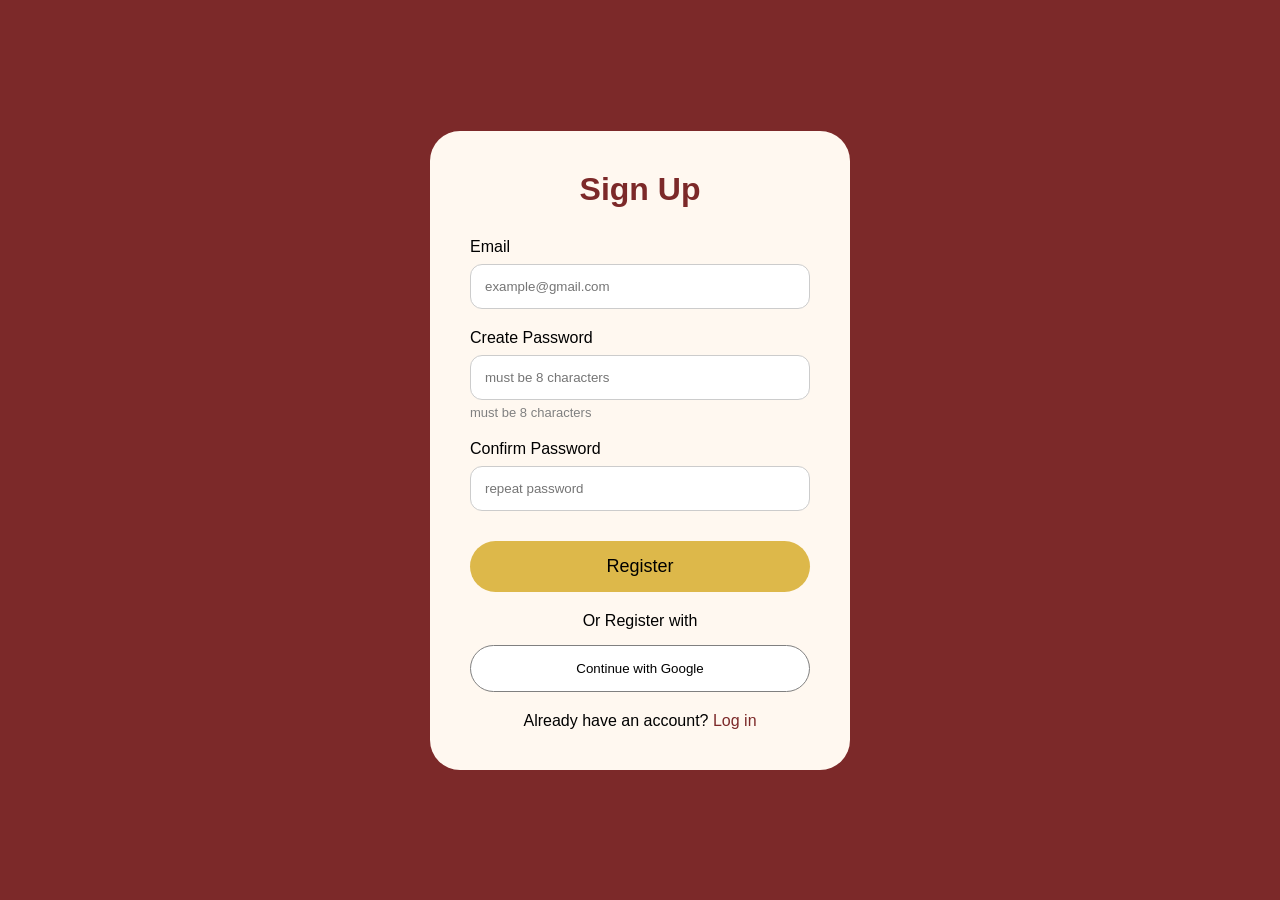
<file: index1.html>
<!DOCTYPE html>
<html>
<head>

<title>Sign Up</title>

<link rel="stylesheet"
href="css/style.css">

</head>

<body class="auth-page">

<div class="auth-container">

    <h1>Sign Up</h1>

    <div class="input-group">
        <label>Email</label>

        <input
        type="email"
        id="email"
        placeholder="example@gmail.com">
    </div>

    <div class="input-group">
        <label>Create Password</label>

        <input
        type="password"
        id="password"
        placeholder="must be 8 characters">

        <p class="small">
            must be 8 characters
        </p>
    </div>

    <div class="input-group">
        <label>Confirm Password</label>

        <input
        type="password"
        id="confirm"
        placeholder="repeat password">
    </div>

    <button
    class="auth-btn"
    onclick="signup()">

        Register

    </button>

    <p style="text-align:center;margin-top:20px;">
        Or Register with
    </p>

    <button class="google-btn">
        Continue with Google
    </button>

    <div class="bottom-text">

        Already have an account?

        <a href="login.html">
            Log in
        </a>

    </div>

</div>

<script src="js/auth.js"></script>

</body>
</html>
</file>
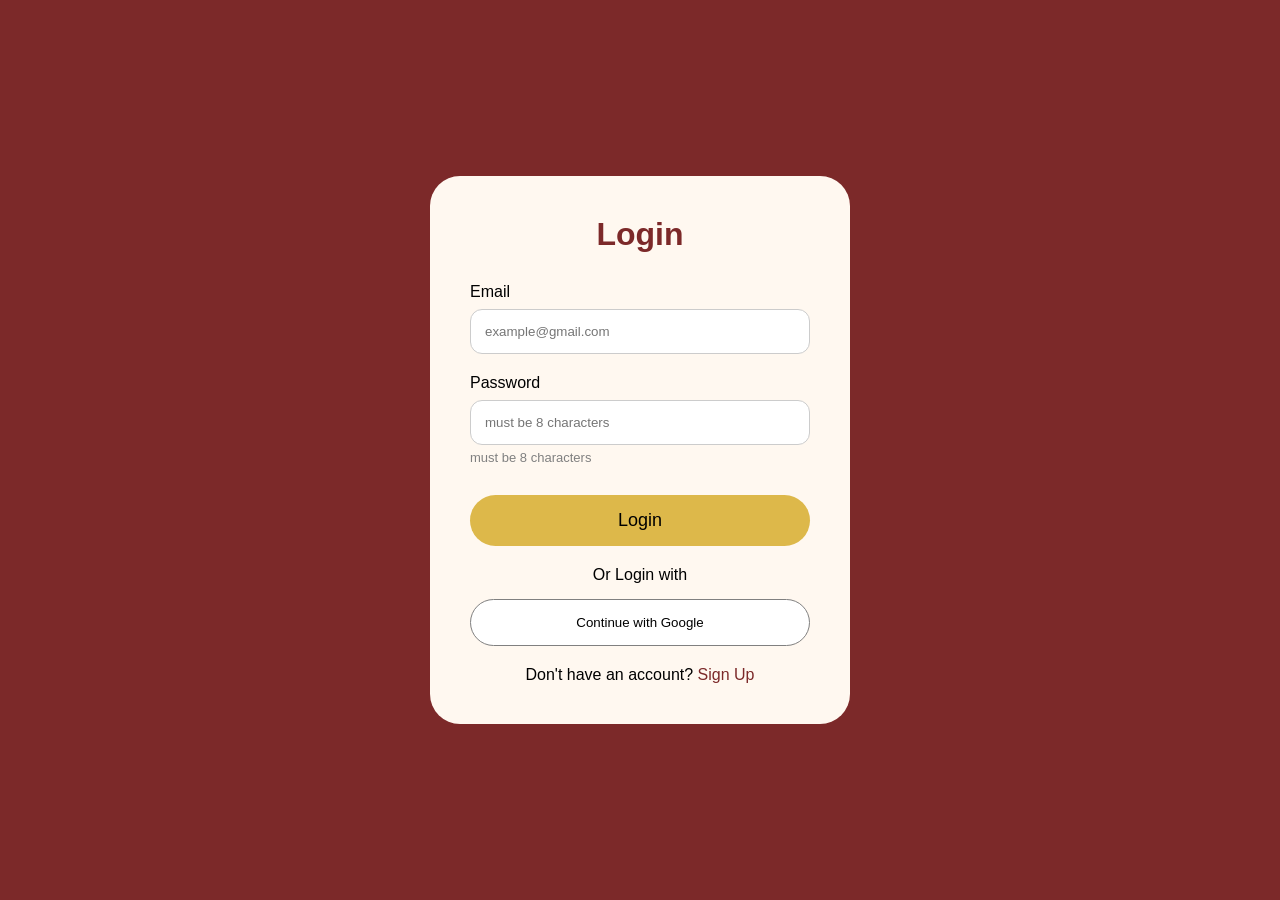
<file: login.html>
<!DOCTYPE html>
<html lang="en">

<head>

    <meta charset="UTF-8">
    <meta name="viewport"
          content="width=device-width, initial-scale=1.0">

    <title>Kitchen Palette Login</title>

    <link rel="stylesheet"
          href="css/style.css">

</head>

<body class="auth-page">

    <div class="auth-container">

        <h1>Login</h1>

        <div class="input-group">

            <label>Email</label>

            <input type="email"
                   id="email"
                   placeholder="example@gmail.com"
                   required>

        </div>

        <div class="input-group">

            <label>Password</label>

            <input type="password"
                   id="password"
                   placeholder="must be 8 characters"
                   required>

            <p class="small">
                must be 8 characters
            </p>

        </div>

        <button class="auth-btn"
                onclick="login()">

            Login

        </button>

        <p style="text-align:center; margin-top:20px;">
            Or Login with
        </p>

        <button class="google-btn">

            Continue with Google

        </button>

        <div class="bottom-text">

            Don't have an account?

            <a href="signup.html">

                Sign Up

            </a>

        </div>

    </div>

    <script src="js/auth.js"></script>

</body>
</html>
</file>
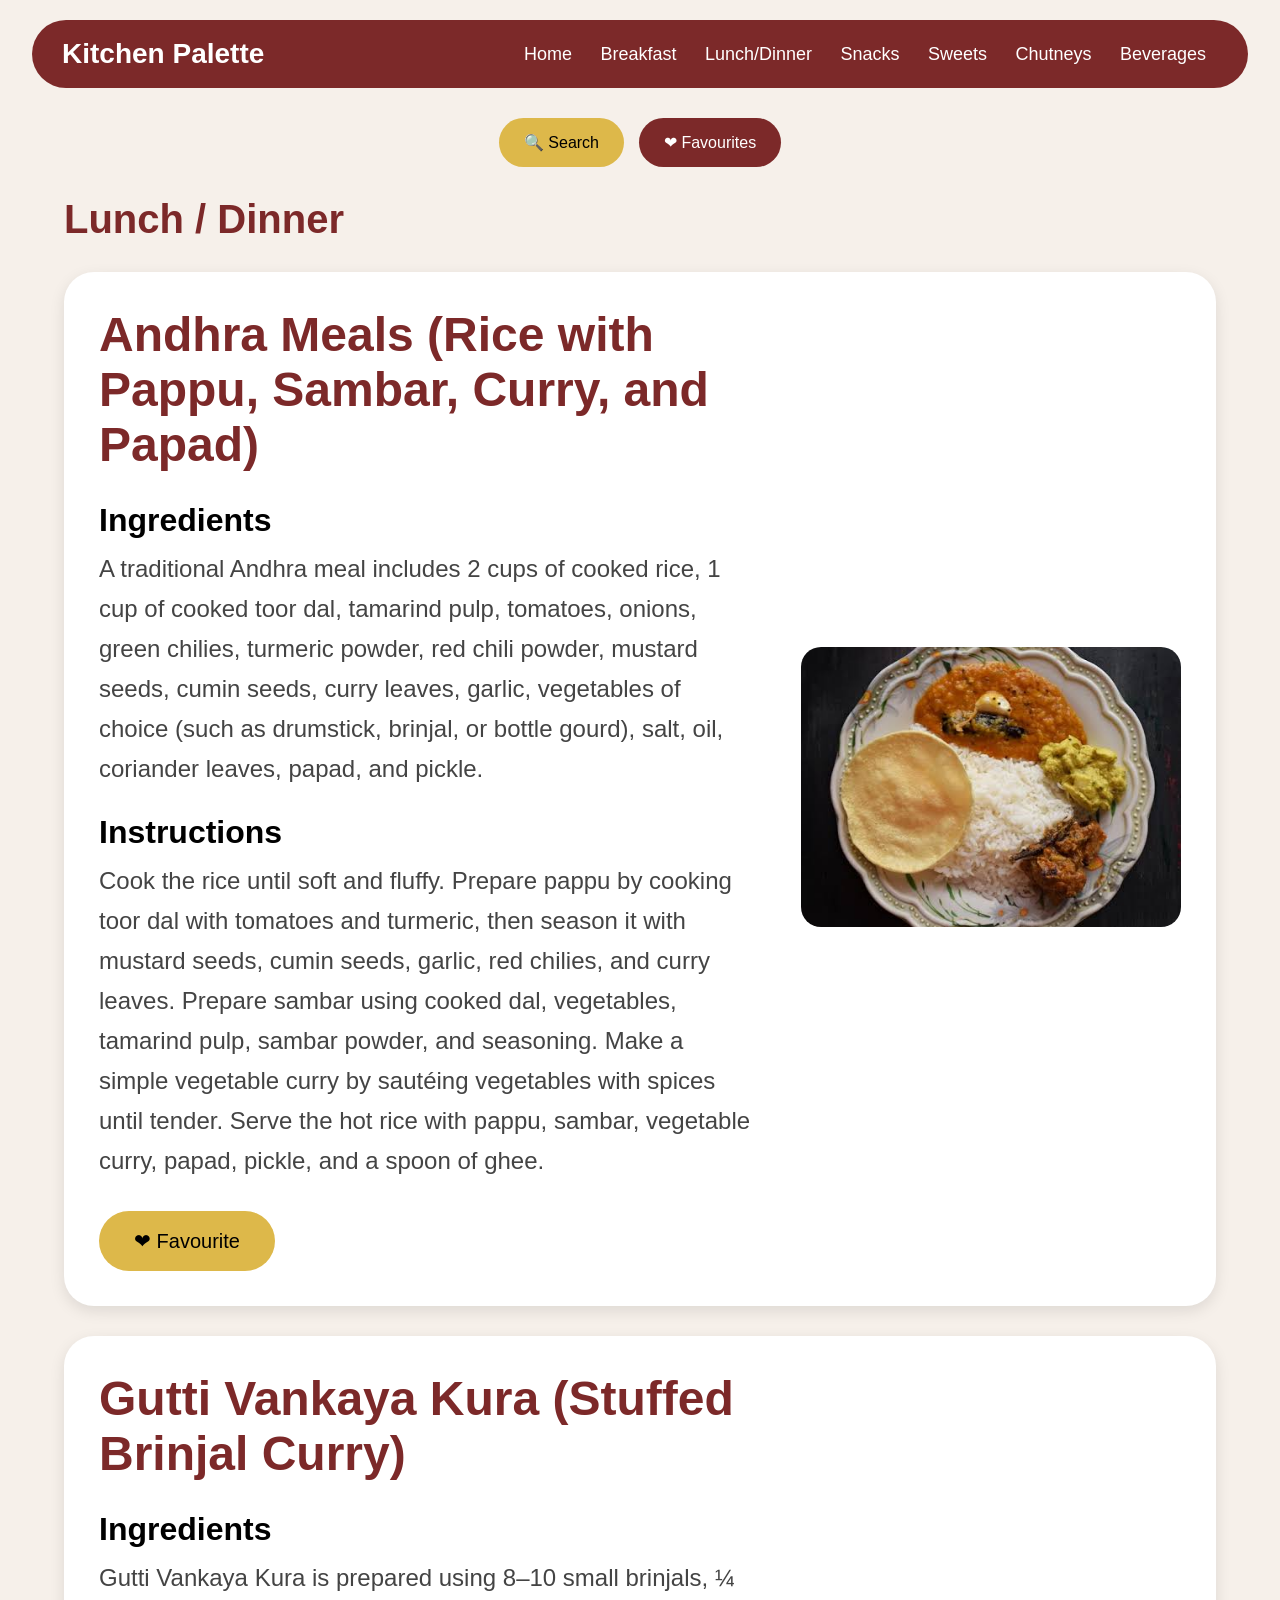
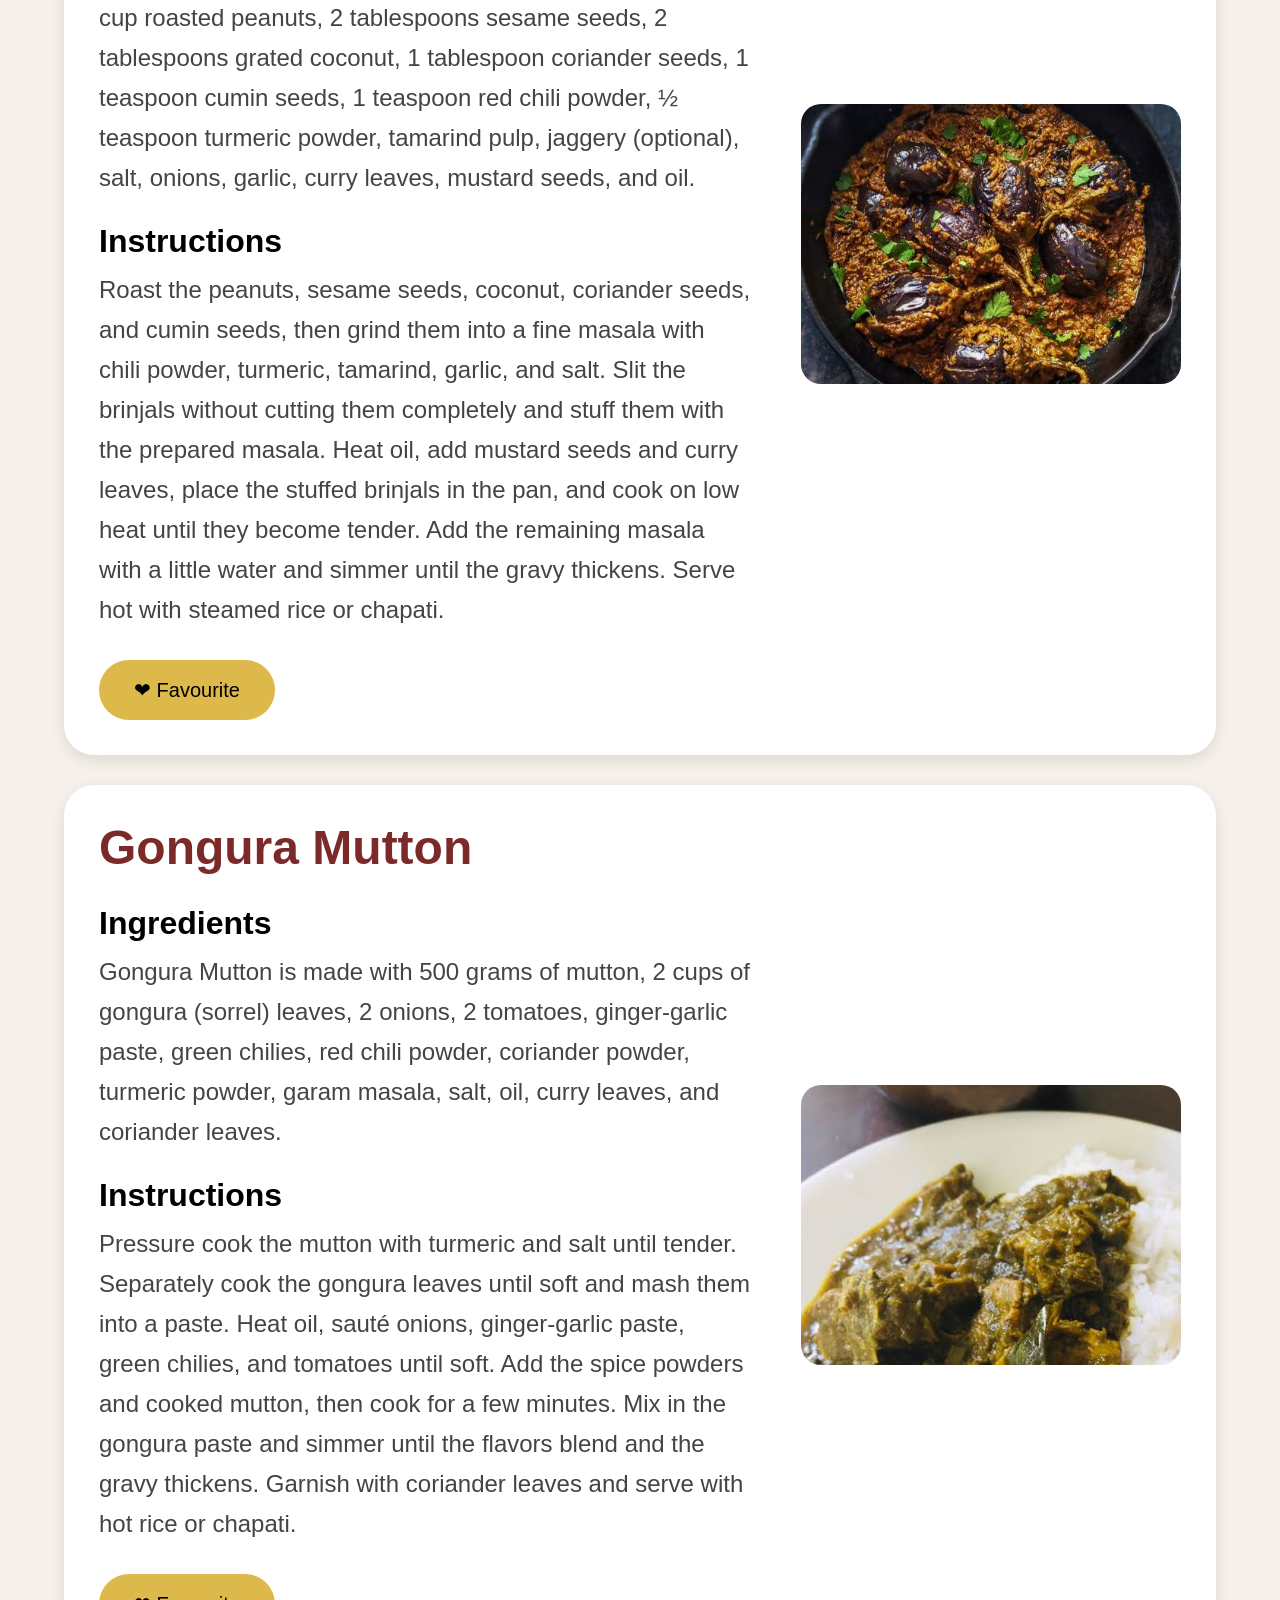
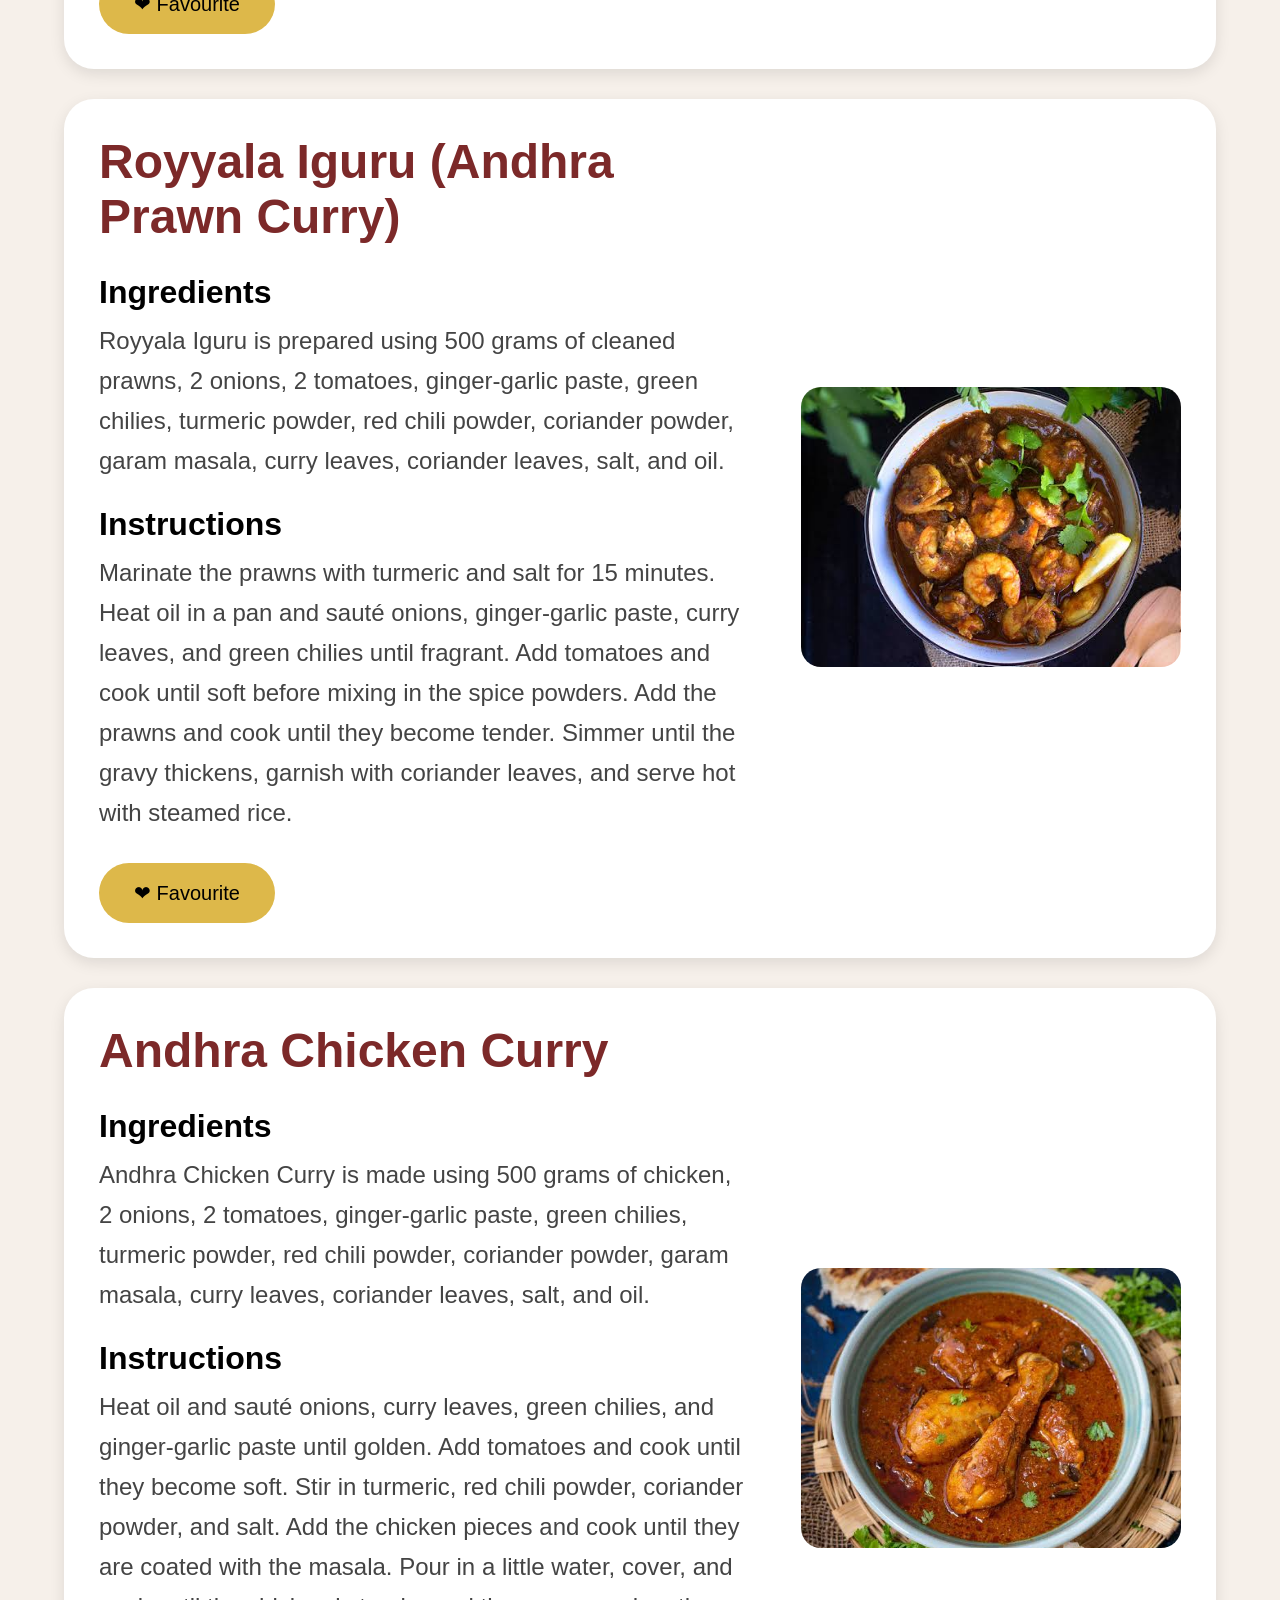
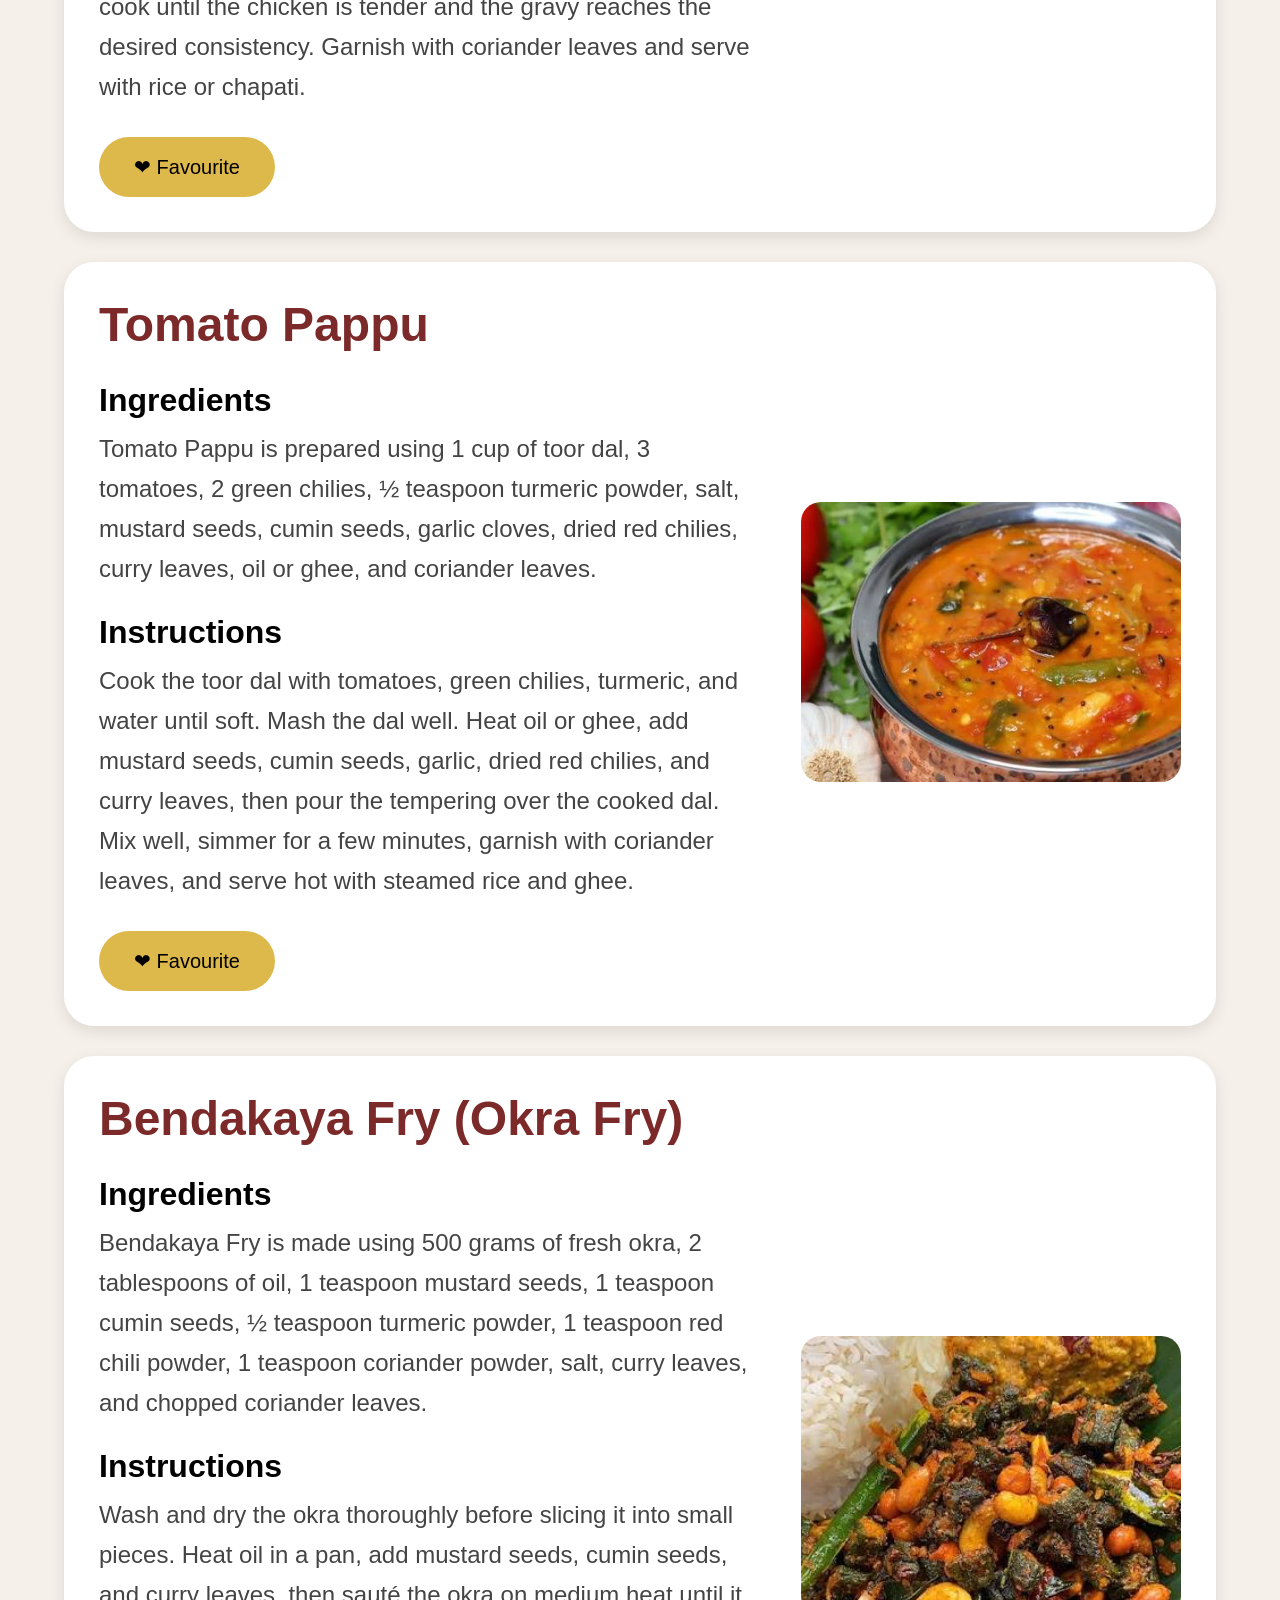
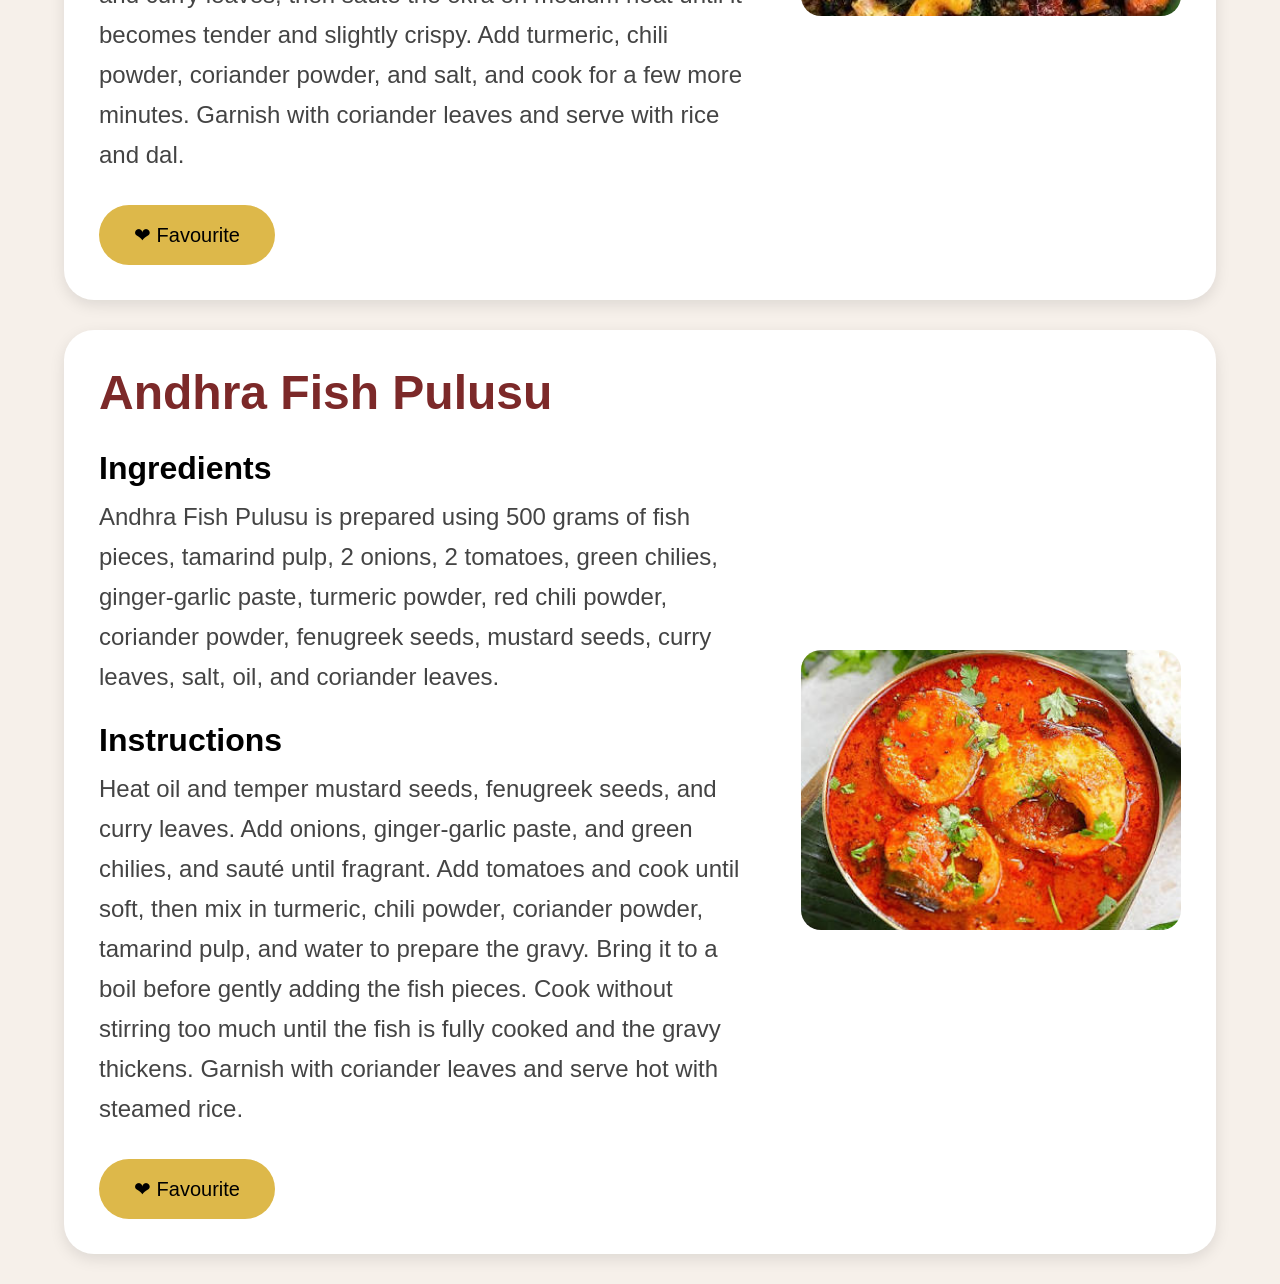
<file: lunch.html>
<!DOCTYPE html>
<html>
<head>

<title>Lunch/Dinner</title>

<link rel="stylesheet"
href="css/style.css">

</head>

<body>

<header>

    <div class="logo">
        Kitchen Palette
    </div>

    <nav>
        <a href="home.html">Home</a>
        <a href="breakfast.html">Breakfast</a>
        <a href="lunch.html">Lunch/Dinner</a>
        <a href="snacks.html">Snacks</a>
        <a href="sweets.html">Sweets</a>
        <a href="chutneys.html">Chutneys</a>
        <a href="beverages.html">Beverages</a>
        
    </nav>

</header>

<div class="search-container">

    <!-- <input type="text"
           id="searchInput"
           placeholder="Search recipe..."> -->

    <button onclick="searchRecipe()">
        🔍 Search
    </button>

    <a href="favorites.html"
       class="fav-btn">

        ❤ Favourites

    </a>

</div>

<h1 class="page-title">Lunch / Dinner</h1>

<div class="recipe-card">

    <div class="recipe-content">

        <h2>Andhra Meals (Rice with Pappu, Sambar, Curry, and Papad)</h2>

        <h3>Ingredients</h3>

        <p>
            A traditional Andhra meal includes 2 cups of cooked rice, 1 cup of cooked toor dal, tamarind pulp, tomatoes, onions, green chilies, turmeric powder, red chili powder, mustard seeds, cumin seeds, curry leaves, garlic, vegetables of choice (such as drumstick, brinjal, or bottle gourd), salt, oil, coriander leaves, papad, and pickle.
        </p>

        <h3>Instructions</h3>

        <p>
            Cook the rice until soft and fluffy. Prepare pappu by cooking toor dal with tomatoes and turmeric, then season it with mustard seeds, cumin seeds, garlic, red chilies, and curry leaves. Prepare sambar using cooked dal, vegetables, tamarind pulp, sambar powder, and seasoning. Make a simple vegetable curry by sautéing vegetables with spices until tender. Serve the hot rice with pappu, sambar, vegetable curry, papad, pickle, and a spoon of ghee.
        </p>

        <button onclick="addFavourite('Andhra Meals (Rice with Pappu, Sambar, Curry, and Papad)')">
            ❤ Favourite
        </button>

    </div>

    <div class="recipe-image">
        <img src="images/thali.jpg">
    </div>

</div>

<div class="recipe-card">

    <div class="recipe-content">

        <h2>Gutti Vankaya Kura (Stuffed Brinjal Curry)</h2>

        <h3>Ingredients</h3>

        <p>
            Gutti Vankaya Kura is prepared using 8–10 small brinjals, ¼ cup roasted peanuts, 2 tablespoons sesame seeds, 2 tablespoons grated coconut, 1 tablespoon coriander seeds, 1 teaspoon cumin seeds, 1 teaspoon red chili powder, ½ teaspoon turmeric powder, tamarind pulp, jaggery (optional), salt, onions, garlic, curry leaves, mustard seeds, and oil.
        </p>

        <h3>Instructions</h3>

        <p>
            Roast the peanuts, sesame seeds, coconut, coriander seeds, and cumin seeds, then grind them into a fine masala with chili powder, turmeric, tamarind, garlic, and salt. Slit the brinjals without cutting them completely and stuff them with the prepared masala. Heat oil, add mustard seeds and curry leaves, place the stuffed brinjals in the pan, and cook on low heat until they become tender. Add the remaining masala with a little water and simmer until the gravy thickens. Serve hot with steamed rice or chapati.
        </p>

        <button onclick="addFavourite('Gutti Vankaya')">
            ❤ Favourite
        </button>

    </div>

    <div class="recipe-image">
        <img src="images/vankaya.jpg">
    </div>

</div>


<div class="recipe-card">

    <div class="recipe-content">

        <h2>Gongura Mutton</h2>

        <h3>Ingredients</h3>

        <p>
            Gongura Mutton is made with 500 grams of mutton, 2 cups of gongura (sorrel) leaves, 2 onions, 2 tomatoes, ginger-garlic paste, green chilies, red chili powder, coriander powder, turmeric powder, garam masala, salt, oil, curry leaves, and coriander leaves.
        </p>

        <h3>Instructions</h3>

        <p>
            Pressure cook the mutton with turmeric and salt until tender. Separately cook the gongura leaves until soft and mash them into a paste. Heat oil, sauté onions, ginger-garlic paste, green chilies, and tomatoes until soft. Add the spice powders and cooked mutton, then cook for a few minutes. Mix in the gongura paste and simmer until the flavors blend and the gravy thickens. Garnish with coriander leaves and serve with hot rice or chapati.
        </p>

        <button onclick="addFavourite('Gongura Mutton')">
            ❤ Favourite
        </button>

    </div>

    <div class="recipe-image">
        <img src="images/mutton.jpg">
    </div>

</div>


<div class="recipe-card">

    <div class="recipe-content">

        <h2>Royyala Iguru (Andhra Prawn Curry)</h2>

        <h3>Ingredients</h3>

        <p>
            Royyala Iguru is prepared using 500 grams of cleaned prawns, 2 onions, 2 tomatoes, ginger-garlic paste, green chilies, turmeric powder, red chili powder, coriander powder, garam masala, curry leaves, coriander leaves, salt, and oil.

        <h3>Instructions</h3>

        <p>
            Marinate the prawns with turmeric and salt for 15 minutes. Heat oil in a pan and sauté onions, ginger-garlic paste, curry leaves, and green chilies until fragrant. Add tomatoes and cook until soft before mixing in the spice powders. Add the prawns and cook until they become tender. Simmer until the gravy thickens, garnish with coriander leaves, and serve hot with steamed rice.
        </p>

        <button onclick="addFavourite('Royyala Iguru (Andhra Prawn Curry)')">
            ❤ Favourite
        </button>

    </div>

    <div class="recipe-image">
        <img src="images/prawn.jpg">
    </div>

</div>


<div class="recipe-card">

    <div class="recipe-content">

        <h2>Andhra Chicken Curry</h2>

        <h3>Ingredients</h3>

        <p>
            Andhra Chicken Curry is made using 500 grams of chicken, 2 onions, 2 tomatoes, ginger-garlic paste, green chilies, turmeric powder, red chili powder, coriander powder, garam masala, curry leaves, coriander leaves, salt, and oil.

        <h3>Instructions</h3>

        <p>
            Heat oil and sauté onions, curry leaves, green chilies, and ginger-garlic paste until golden. Add tomatoes and cook until they become soft. Stir in turmeric, red chili powder, coriander powder, and salt. Add the chicken pieces and cook until they are coated with the masala. Pour in a little water, cover, and cook until the chicken is tender and the gravy reaches the desired consistency. Garnish with coriander leaves and serve with rice or chapati.
        </p>

        <button onclick="addFavourite('Andhra Chicken Curry')">
            ❤ Favourite
        </button>

    </div>

    <div class="recipe-image">
        <img src="images/chicken.jpg">
    </div>

</div>


<div class="recipe-card">

    <div class="recipe-content">

        <h2>Tomato Pappu</h2>

        <h3>Ingredients</h3>

        <p>
            Tomato Pappu is prepared using 1 cup of toor dal, 3 tomatoes, 2 green chilies, ½ teaspoon turmeric powder, salt, mustard seeds, cumin seeds, garlic cloves, dried red chilies, curry leaves, oil or ghee, and coriander leaves.
        </p>

        <h3>Instructions</h3>

        <p>
            Cook the toor dal with tomatoes, green chilies, turmeric, and water until soft. Mash the dal well. Heat oil or ghee, add mustard seeds, cumin seeds, garlic, dried red chilies, and curry leaves, then pour the tempering over the cooked dal. Mix well, simmer for a few minutes, garnish with coriander leaves, and serve hot with steamed rice and ghee.

        </p>
        <button onclick="addFavourite('Tomato Pappu')">
            ❤ Favourite
        </button>

    </div>

    <div class="recipe-image">
        <img src="images/pappu.jpg">
    </div>

</div>


<div class="recipe-card">

    <div class="recipe-content">

        <h2>Bendakaya Fry (Okra Fry)</h2>

        <h3>Ingredients</h3>

        <p>
            Bendakaya Fry is made using 500 grams of fresh okra, 2 tablespoons of oil, 1 teaspoon mustard seeds, 1 teaspoon cumin seeds, ½ teaspoon turmeric powder, 1 teaspoon red chili powder, 1 teaspoon coriander powder, salt, curry leaves, and chopped coriander leaves.
        </p>

        <h3>Instructions</h3>

        <p>
            Wash and dry the okra thoroughly before slicing it into small pieces. Heat oil in a pan, add mustard seeds, cumin seeds, and curry leaves, then sauté the okra on medium heat until it becomes tender and slightly crispy. Add turmeric, chili powder, coriander powder, and salt, and cook for a few more minutes. Garnish with coriander leaves and serve with rice and dal.
        </p>

        <button onclick="addFavourite('Bendakaya Fry (Okra Fry)')">
            ❤ Favourite
        </button>

    </div>

    <div class="recipe-image">
        <img src="images/fry.jpg">
    </div>

</div>


<div class="recipe-card">

    <div class="recipe-content">

        <h2>Andhra Fish Pulusu</h2>

        <h3>Ingredients</h3>

        <p>
           Andhra Fish Pulusu is prepared using 500 grams of fish pieces, tamarind pulp, 2 onions, 2 tomatoes, green chilies, ginger-garlic paste, turmeric powder, red chili powder, coriander powder, fenugreek seeds, mustard seeds, curry leaves, salt, oil, and coriander leaves.

        <h3>Instructions</h3>

        <p>
           Heat oil and temper mustard seeds, fenugreek seeds, and curry leaves. Add onions, ginger-garlic paste, and green chilies, and sauté until fragrant. Add tomatoes and cook until soft, then mix in turmeric, chili powder, coriander powder, tamarind pulp, and water to prepare the gravy. Bring it to a boil before gently adding the fish pieces. Cook without stirring too much until the fish is fully cooked and the gravy thickens. Garnish with coriander leaves and serve hot with steamed rice.
        </p>

        <button onclick="addFavourite('Andhra Fish Pulusu')">
            ❤ Favourite
        </button>

    </div>

    <div class="recipe-image">
        <img src="images/pulusu.jpg">
    </div>

</div>

<script src="js/favourites.js"></script>
<script src="js/search.js"></script>

</body>
</html>
</file>
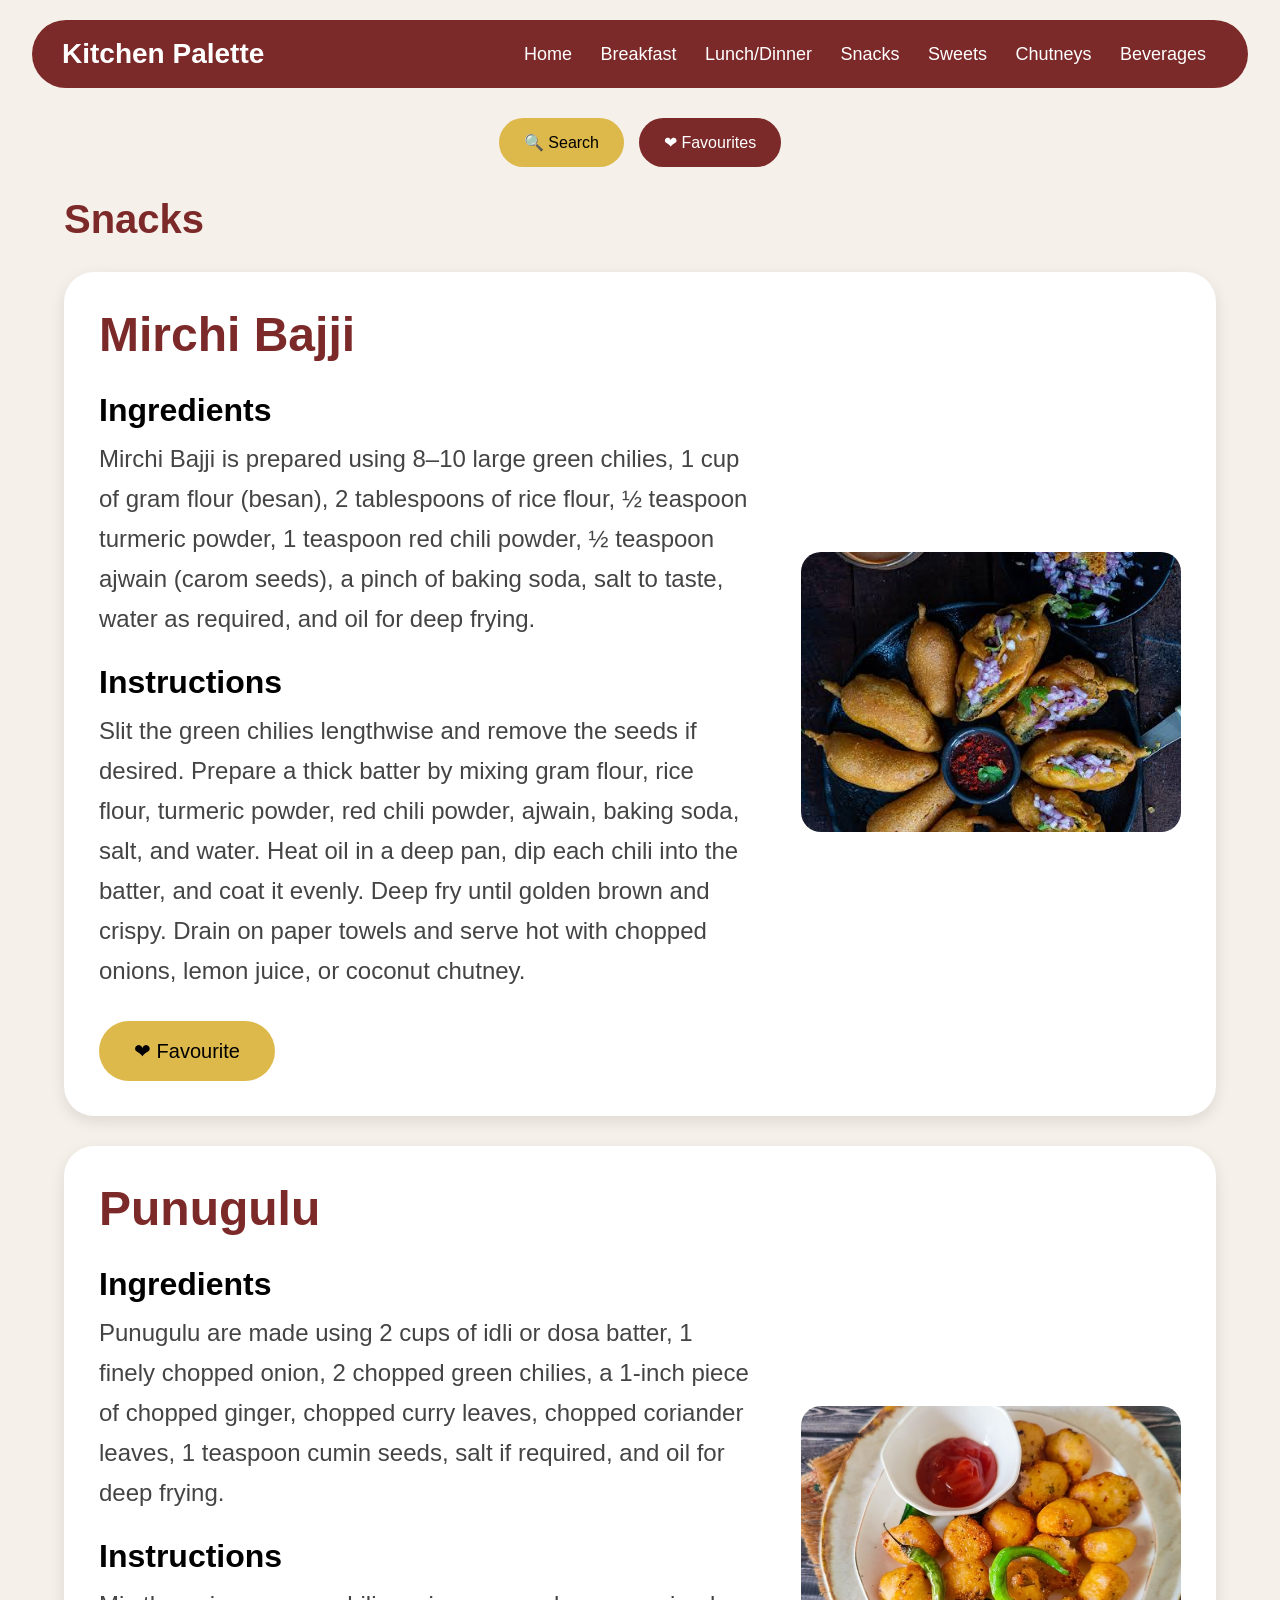
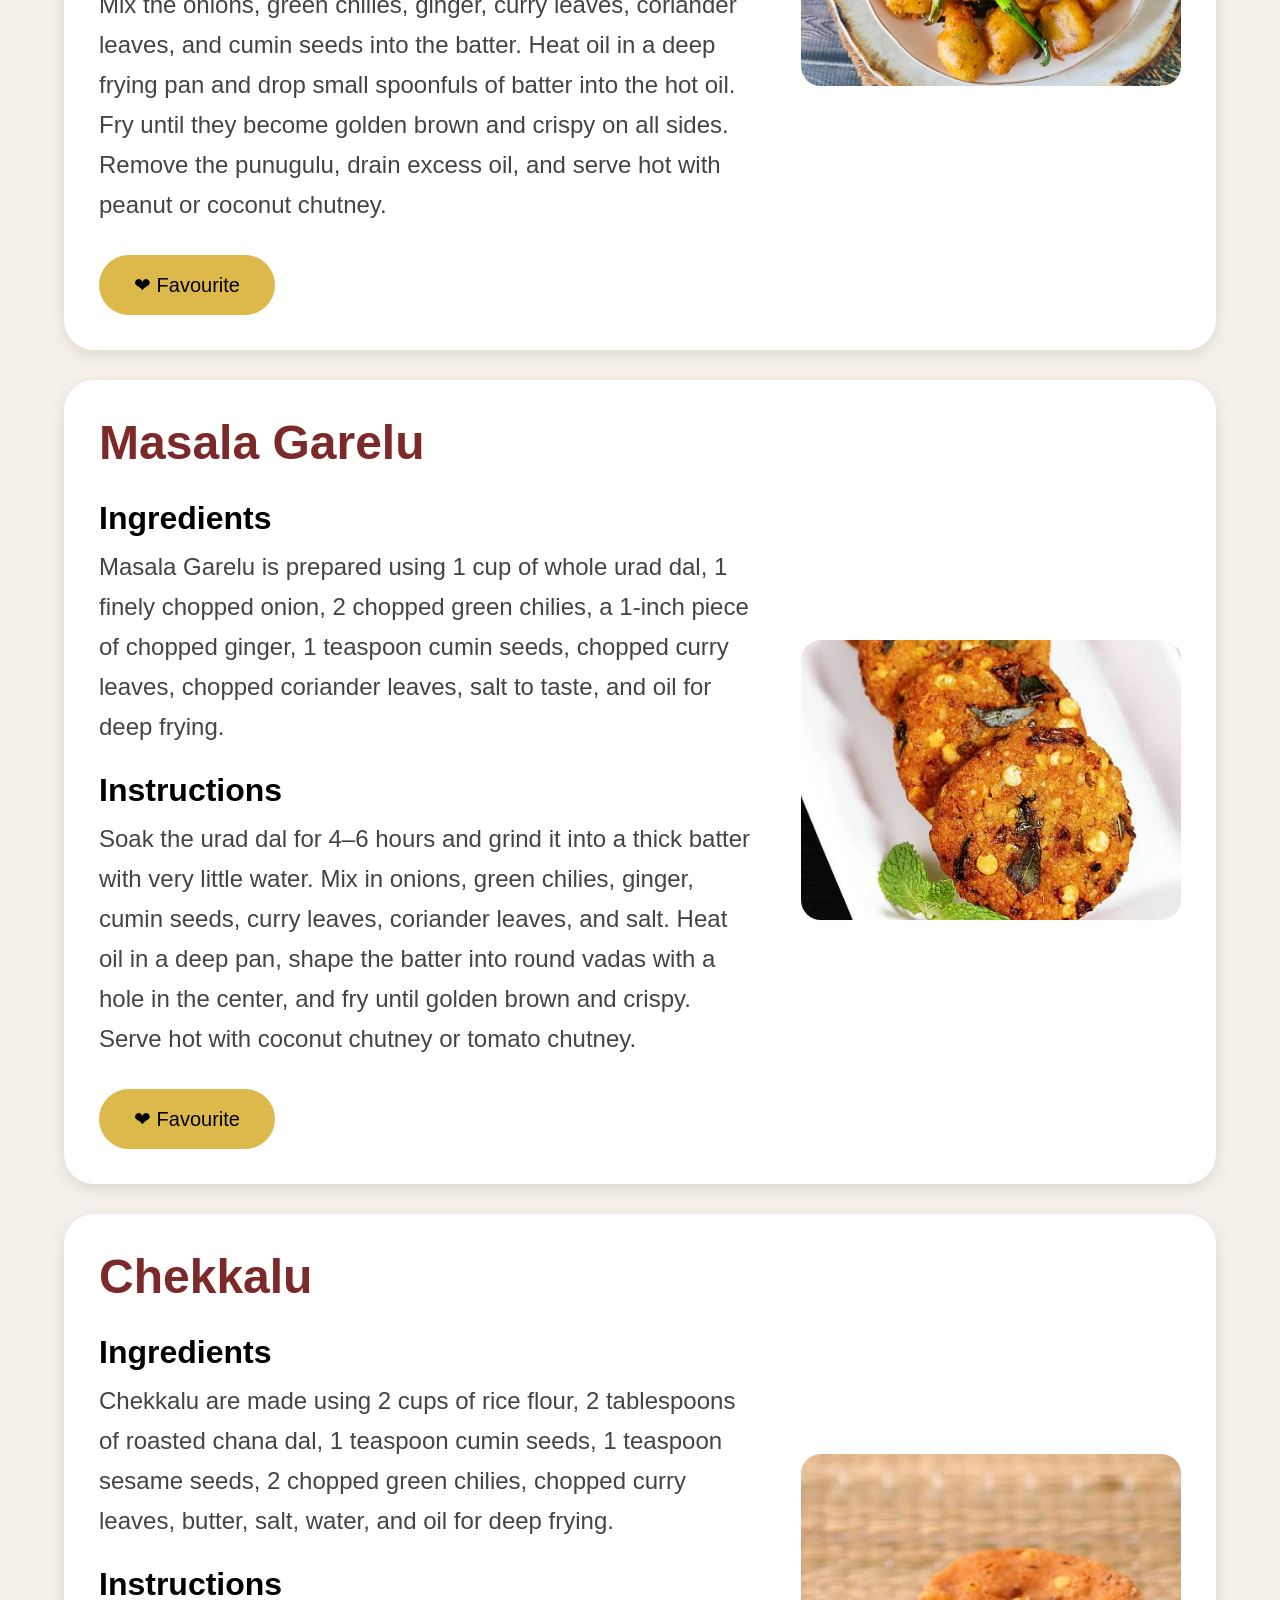
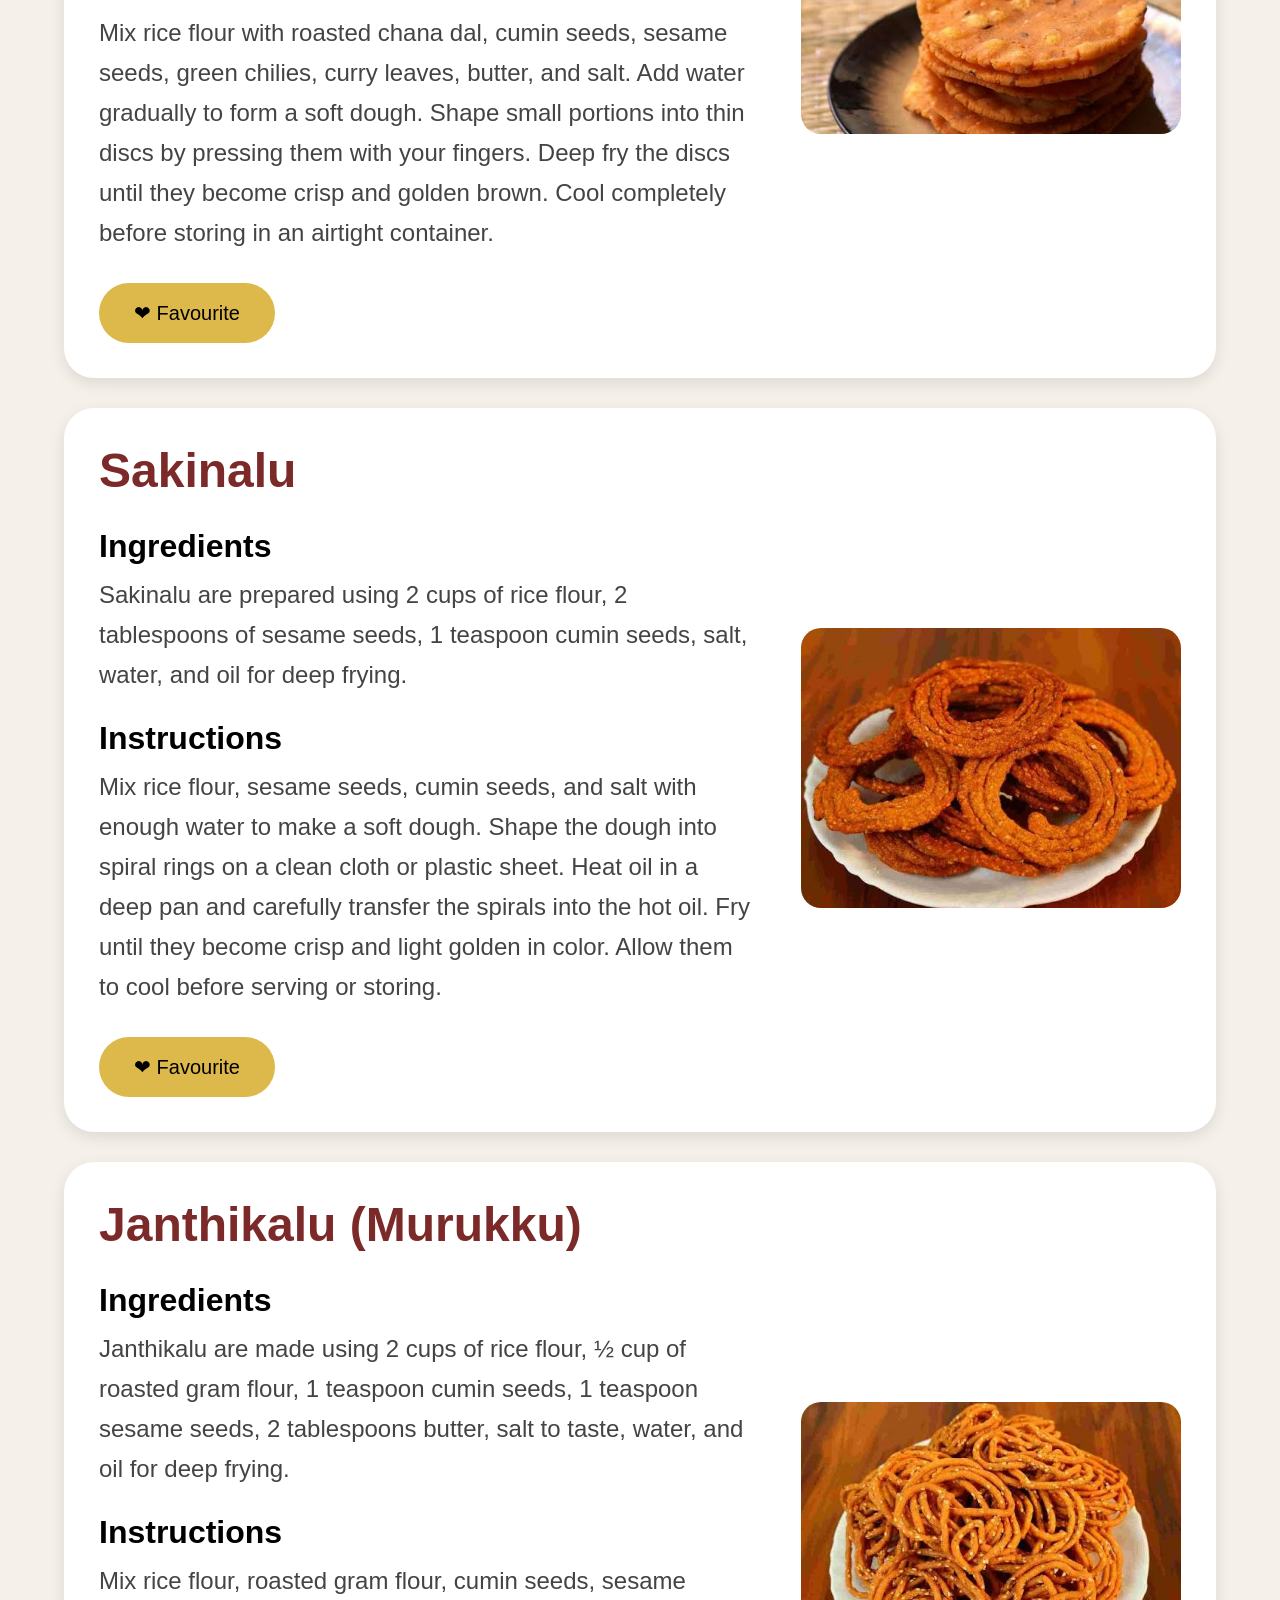
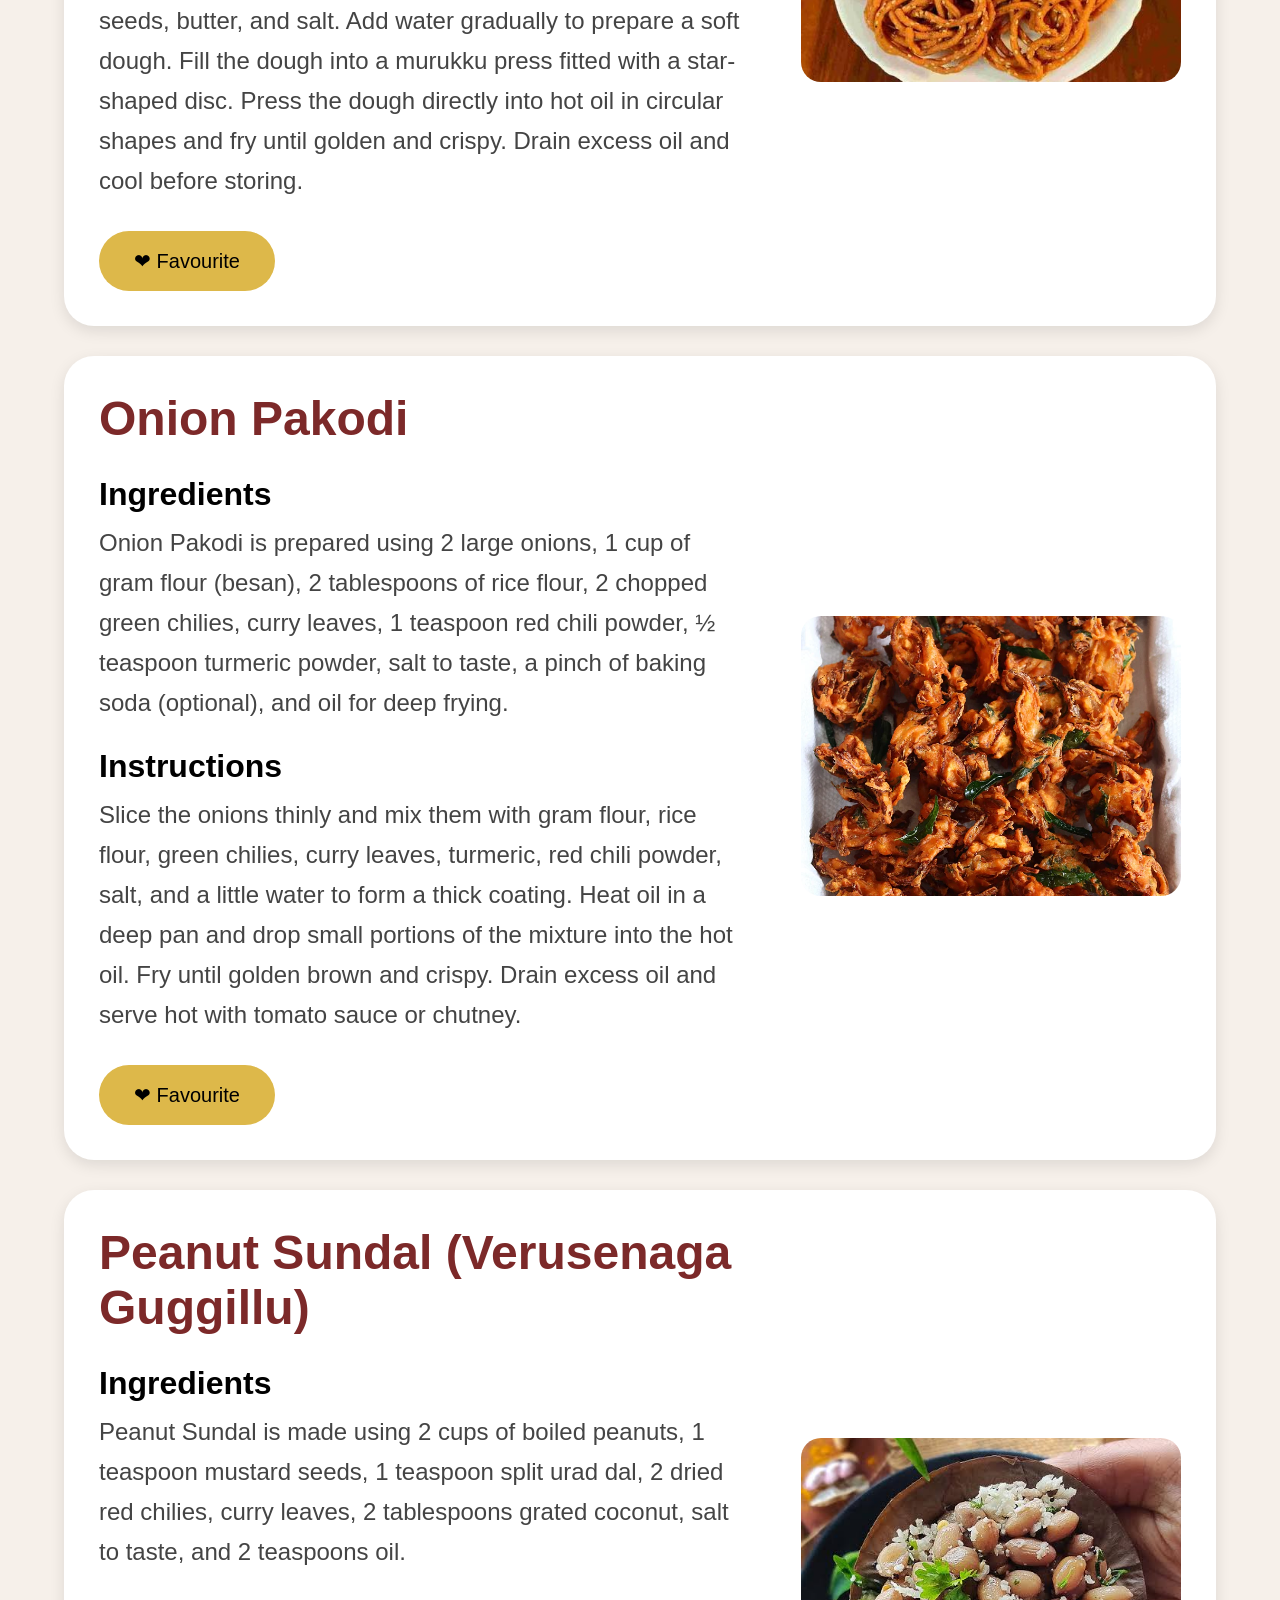
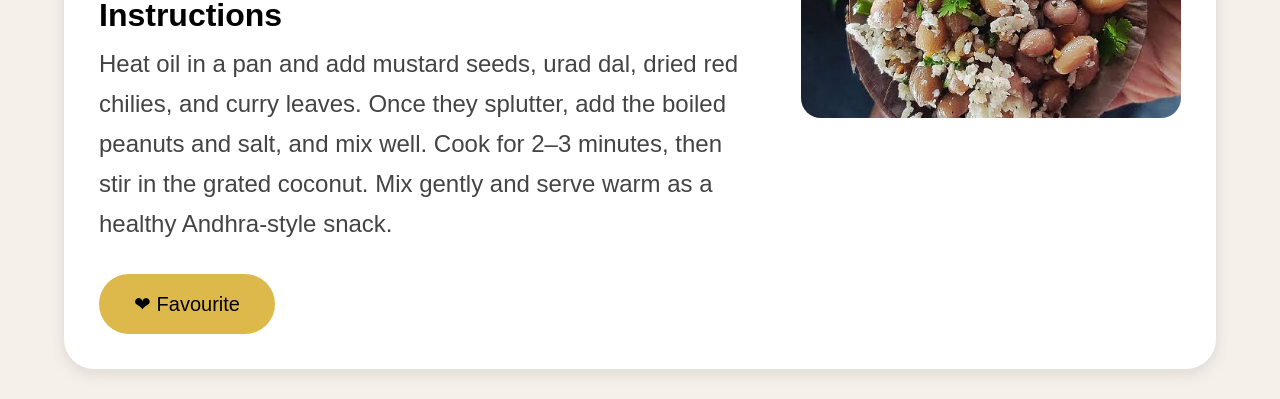
<file: snacks.html>
<!DOCTYPE html>
<html>
<head>

    <title>Snacks</title>

    <link rel="stylesheet"
    href="css/style.css">

</head>

<body>

<header>

    <div class="logo">
        Kitchen Palette
    </div>

    <nav>
        <a href="home.html">Home</a>
        <a href="breakfast.html">Breakfast</a>
        <a href="lunch.html">Lunch/Dinner</a>
        <a href="snacks.html">Snacks</a>
        <a href="sweets.html">Sweets</a>
        <a href="chutneys.html">Chutneys</a>
        <a href="beverages.html">Beverages</a>
        
    </nav>

</header>

<div class="search-container">

    <!-- <input type="text"
           id="searchInput"
           placeholder="Search recipe..."> -->

    <button onclick="searchRecipe()">
        🔍 Search
    </button>

    <a href="favorites.html"
       class="fav-btn">

        ❤ Favourites

    </a>

</div>

<h1 class="page-title">Snacks</h1>

<div class="recipe-card">

    <div class="recipe-content">

        <h2>Mirchi Bajji</h2>

        <h3>Ingredients</h3>

        <p>
            Mirchi Bajji is prepared using 8–10 large green chilies, 1 cup of gram flour (besan), 2 tablespoons of rice flour, ½ teaspoon turmeric powder, 1 teaspoon red chili powder, ½ teaspoon ajwain (carom seeds), a pinch of baking soda, salt to taste, water as required, and oil for deep frying.
        </p>

        <h3>Instructions</h3>

        <p>
           Slit the green chilies lengthwise and remove the seeds if desired. Prepare a thick batter by mixing gram flour, rice flour, turmeric powder, red chili powder, ajwain, baking soda, salt, and water. Heat oil in a deep pan, dip each chili into the batter, and coat it evenly. Deep fry until golden brown and crispy. Drain on paper towels and serve hot with chopped onions, lemon juice, or coconut chutney.
        </p>

        <button onclick="addFavourite('Mirchi Bajji')">
            ❤ Favourite
        </button>

    </div>

    <div class="recipe-image">
        <img src="images/mirchi.jpg">
    </div>

</div>

<div class="recipe-card">

    <div class="recipe-content">

        <h2>Punugulu</h2>

        <h3>Ingredients</h3>

        <p>
            Punugulu are made using 2 cups of idli or dosa batter, 1 finely chopped onion, 2 chopped green chilies, a 1-inch piece of chopped ginger, chopped curry leaves, chopped coriander leaves, 1 teaspoon cumin seeds, salt if required, and oil for deep frying.
        </p>

        <h3>Instructions</h3>

        <p>
            Mix the onions, green chilies, ginger, curry leaves, coriander leaves, and cumin seeds into the batter. Heat oil in a deep frying pan and drop small spoonfuls of batter into the hot oil. Fry until they become golden brown and crispy on all sides. Remove the punugulu, drain excess oil, and serve hot with peanut or coconut chutney.
        </p>

        <button onclick="addFavourite('Punugulu')">
            ❤ Favourite
        </button>

    </div>

    <div class="recipe-image">
        <img src="images/punugulu.jpg">
    </div>

</div>


<div class="recipe-card">

    <div class="recipe-content">

        <h2>Masala Garelu</h2>

        <h3>Ingredients</h3>

        <p>
            Masala Garelu is prepared using 1 cup of whole urad dal, 1 finely chopped onion, 2 chopped green chilies, a 1-inch piece of chopped ginger, 1 teaspoon cumin seeds, chopped curry leaves, chopped coriander leaves, salt to taste, and oil for deep frying.
        </p>

        <h3>Instructions</h3>

        <p>
            Soak the urad dal for 4–6 hours and grind it into a thick batter with very little water. Mix in onions, green chilies, ginger, cumin seeds, curry leaves, coriander leaves, and salt. Heat oil in a deep pan, shape the batter into round vadas with a hole in the center, and fry until golden brown and crispy. Serve hot with coconut chutney or tomato chutney.
        </p>

        <button onclick="addFavourite('Masala Garelu')">
            ❤ Favourite
        </button>

    </div>

    <div class="recipe-image">
        <img src="images/masala.jpg">
    </div>

</div>


<div class="recipe-card">

    <div class="recipe-content">

        <h2>Chekkalu</h2>

        <h3>Ingredients</h3>

        <p>
            Chekkalu are made using 2 cups of rice flour, 2 tablespoons of roasted chana dal, 1 teaspoon cumin seeds, 1 teaspoon sesame seeds, 2 chopped green chilies, chopped curry leaves, butter, salt, water, and oil for deep frying.
        </p>

        <h3>Instructions</h3>

        <p>
            Mix rice flour with roasted chana dal, cumin seeds, sesame seeds, green chilies, curry leaves, butter, and salt. Add water gradually to form a soft dough. Shape small portions into thin discs by pressing them with your fingers. Deep fry the discs until they become crisp and golden brown. Cool completely before storing in an airtight container.
        </p>

        <button onclick="addFavourite('Chekkalu')">
            ❤ Favourite
        </button>

    </div>

    <div class="recipe-image">
        <img src="images/chekkalu.jpg">
    </div>

</div>


<div class="recipe-card">

    <div class="recipe-content">

        <h2>Sakinalu</h2>

        <h3>Ingredients</h3>

        <p>
            Sakinalu are prepared using 2 cups of rice flour, 2 tablespoons of sesame seeds, 1 teaspoon cumin seeds, salt, water, and oil for deep frying.
        </p>

        <h3>Instructions</h3>

        <p>
            Mix rice flour, sesame seeds, cumin seeds, and salt with enough water to make a soft dough. Shape the dough into spiral rings on a clean cloth or plastic sheet. Heat oil in a deep pan and carefully transfer the spirals into the hot oil. Fry until they become crisp and light golden in color. Allow them to cool before serving or storing.
        </p>

        <button onclick="addFavourite('Sakinalu')">
            ❤ Favourite
        </button>

    </div>

    <div class="recipe-image">
        <img src="images/sakinalu.jpg">
    </div>

</div>

<div class="recipe-card">

    <div class="recipe-content">

        <h2>Janthikalu (Murukku)</h2>

        <h3>Ingredients</h3>

        <p>
            Janthikalu are made using 2 cups of rice flour, ½ cup of roasted gram flour, 1 teaspoon cumin seeds, 1 teaspoon sesame seeds, 2 tablespoons butter, salt to taste, water, and oil for deep frying.
        </p>

        <h3>Instructions</h3>

        <p>
         Mix rice flour, roasted gram flour, cumin seeds, sesame seeds, butter, and salt. Add water gradually to prepare a soft dough. Fill the dough into a murukku press fitted with a star-shaped disc. Press the dough directly into hot oil in circular shapes and fry until golden and crispy. Drain excess oil and cool before storing.
        </p>

        <button onclick="addFavourite('Janthikalu (Murukku)')">
            ❤ Favourite
        </button>

    </div>

    <div class="recipe-image">
        <img src="images/janthikalu.jpg">
    </div>

</div>


<div class="recipe-card">

    <div class="recipe-content">

        <h2>Onion Pakodi</h2>

        <h3>Ingredients</h3>

        <p>
            Onion Pakodi is prepared using 2 large onions, 1 cup of gram flour (besan), 2 tablespoons of rice flour, 2 chopped green chilies, curry leaves, 1 teaspoon red chili powder, ½ teaspoon turmeric powder, salt to taste, a pinch of baking soda (optional), and oil for deep frying.
        </p>

        <h3>Instructions</h3>

        <p>
           Slice the onions thinly and mix them with gram flour, rice flour, green chilies, curry leaves, turmeric, red chili powder, salt, and a little water to form a thick coating. Heat oil in a deep pan and drop small portions of the mixture into the hot oil. Fry until golden brown and crispy. Drain excess oil and serve hot with tomato sauce or chutney.
        </p>

        <button onclick="addFavourite('Onion Pakodi')">
            ❤ Favourite
        </button>

    </div>

    <div class="recipe-image">
        <img src="images/pakodi.webp">
    </div>

</div>




<div class="recipe-card">

    <div class="recipe-content">

        <h2>Peanut Sundal (Verusenaga Guggillu)</h2>

        <h3>Ingredients</h3>

        <p>
            Peanut Sundal is made using 2 cups of boiled peanuts, 1 teaspoon mustard seeds, 1 teaspoon split urad dal, 2 dried red chilies, curry leaves, 2 tablespoons grated coconut, salt to taste, and 2 teaspoons oil.
        </p>

        <h3>Instructions</h3>

        <p>
           Heat oil in a pan and add mustard seeds, urad dal, dried red chilies, and curry leaves. Once they splutter, add the boiled peanuts and salt, and mix well. Cook for 2–3 minutes, then stir in the grated coconut. Mix gently and serve warm as a healthy Andhra-style snack.
        </p>

        <button onclick="addFavourite('Peanut Sundal (Verusenaga Guggillu)')">
            ❤ Favourite
        </button>

    </div>

    <div class="recipe-image">
        <img src="images/peanut.jpg">
    </div>

</div>

<script src="js/favourites.js"></script>
<script src="js/search.js"></script>

</body>
</html>
</file>
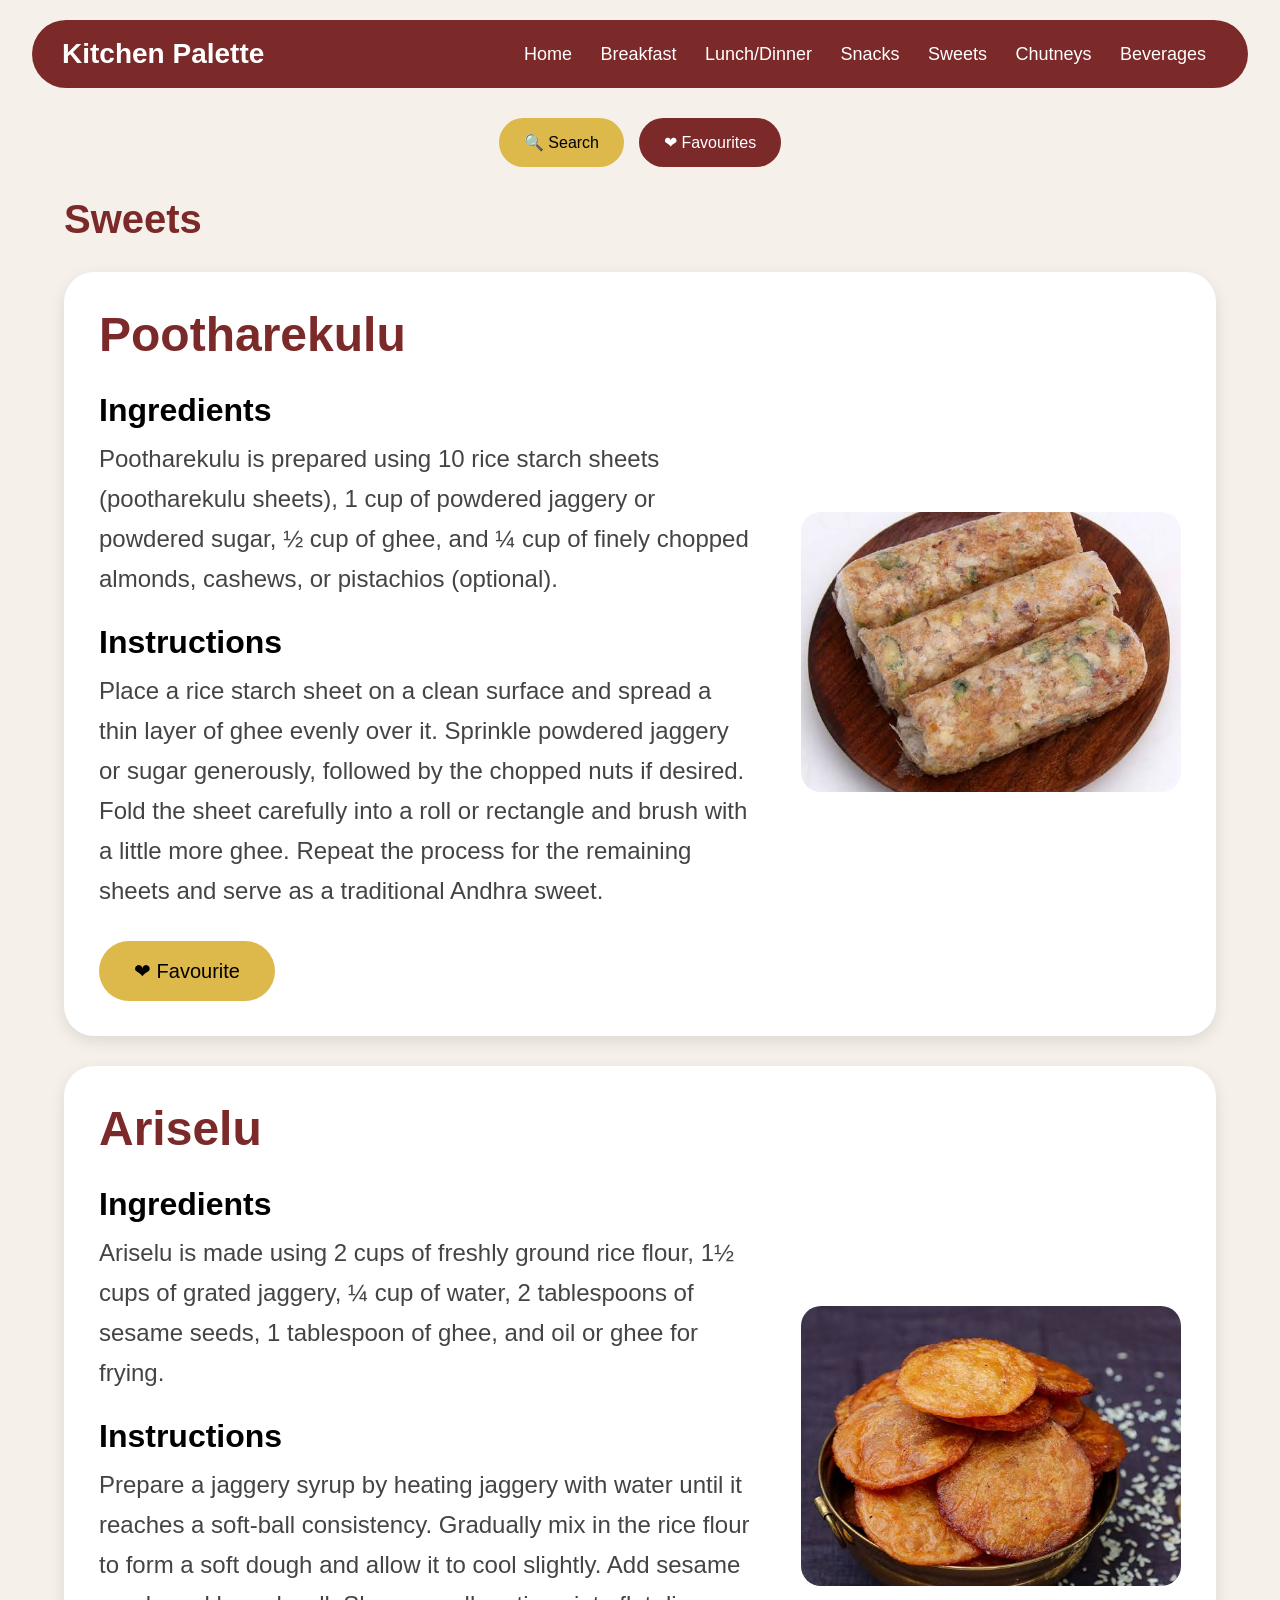
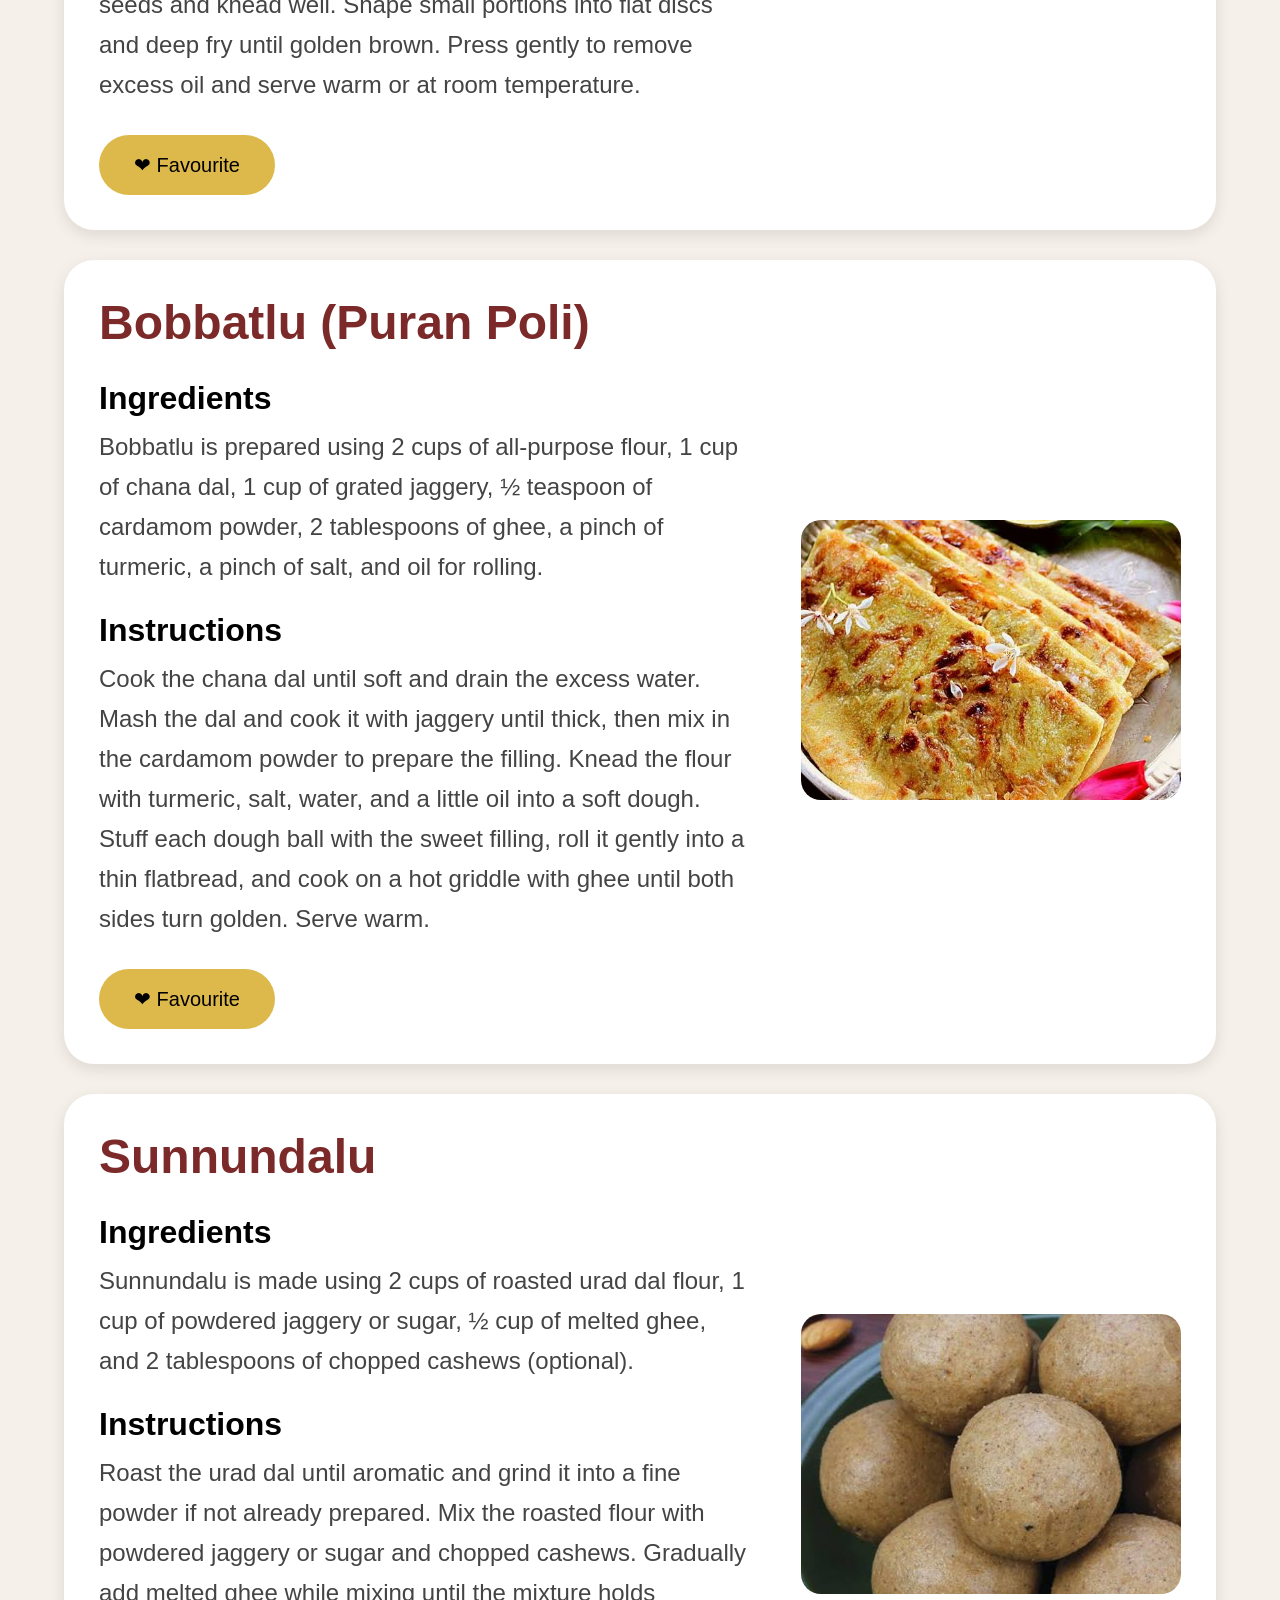
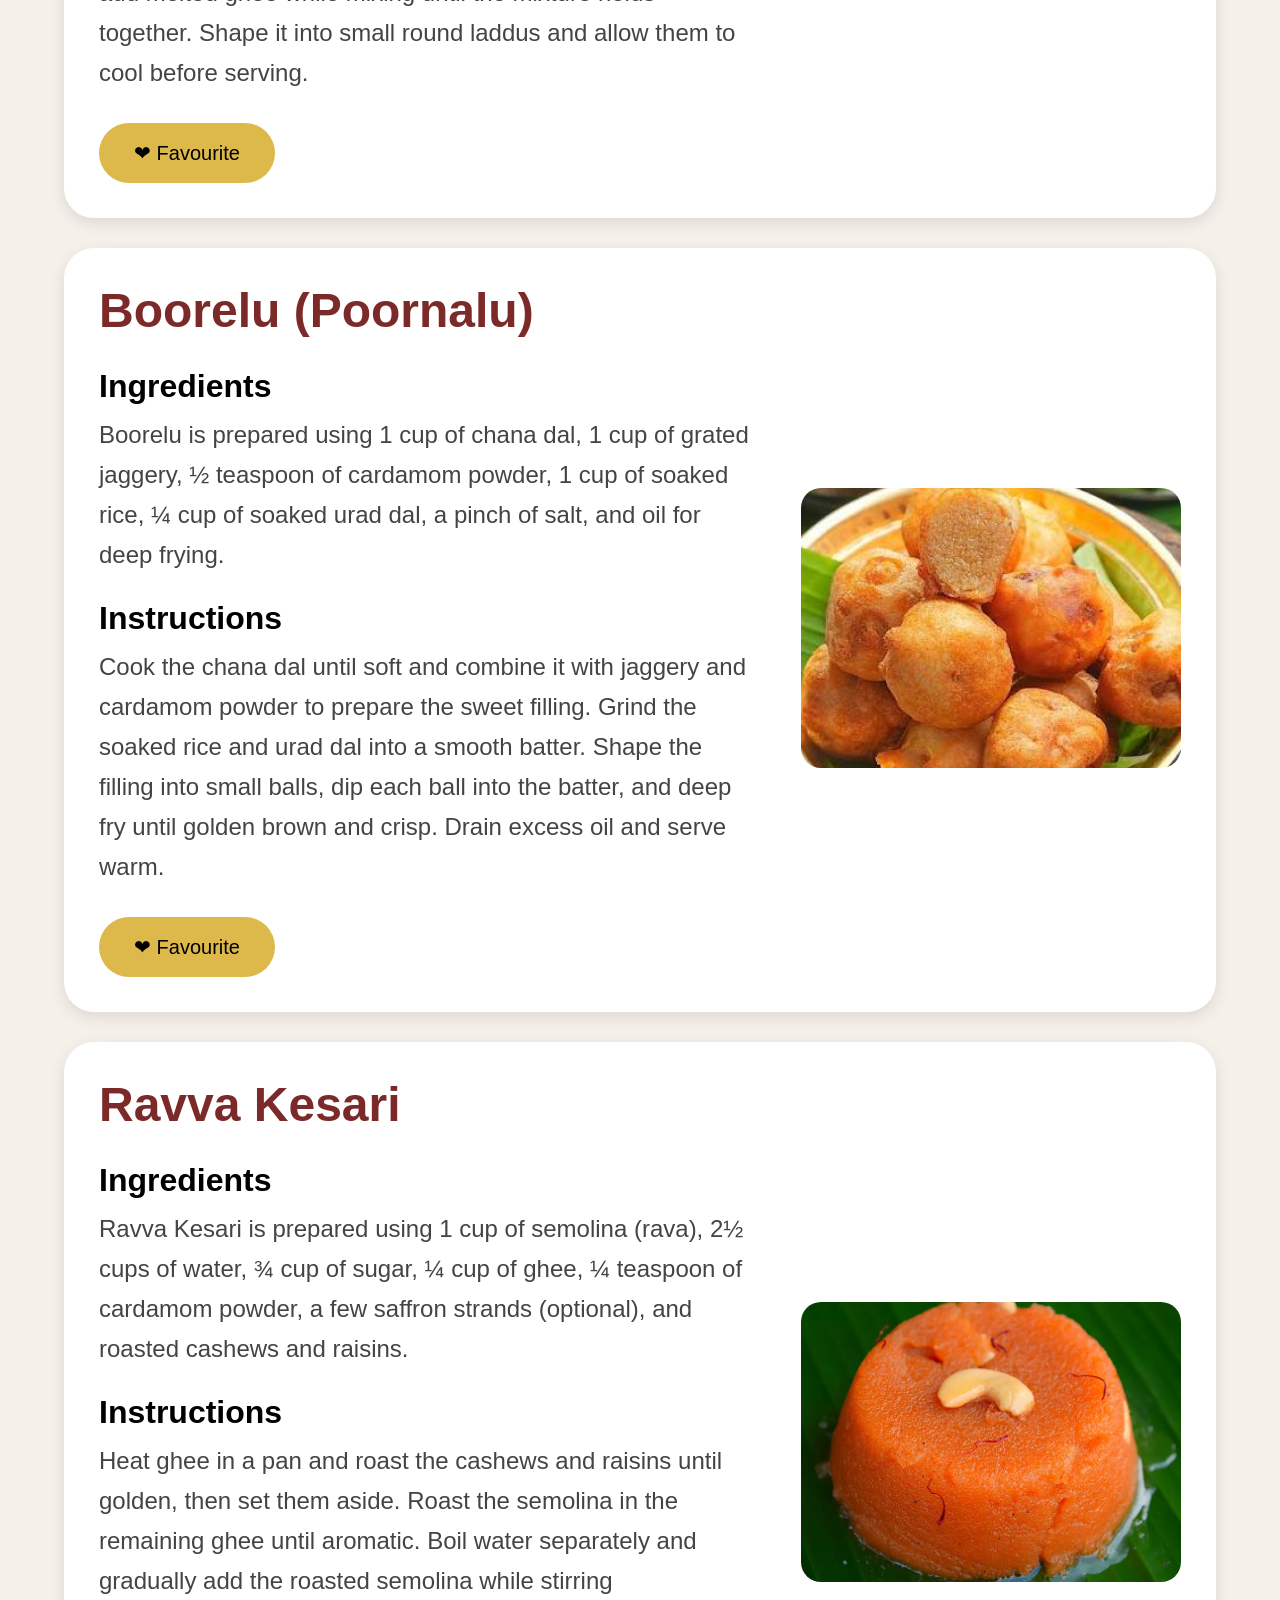
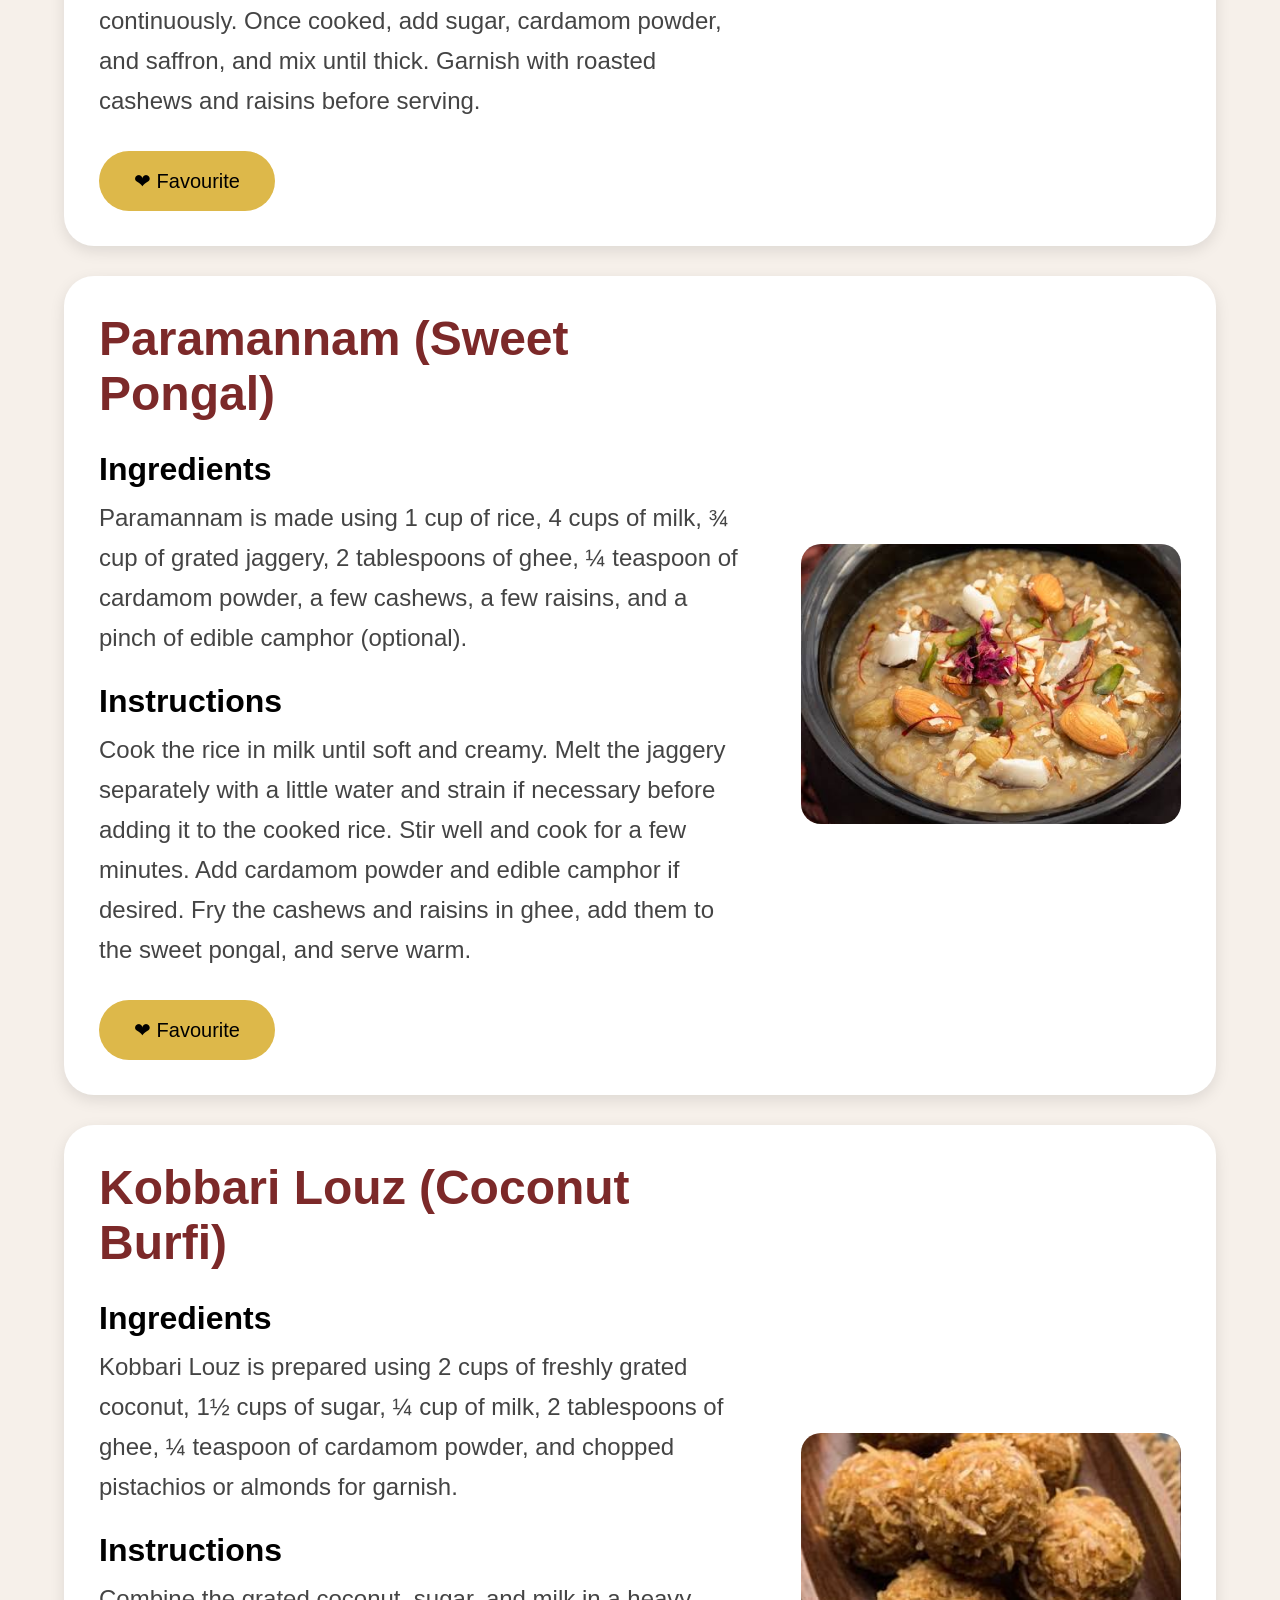
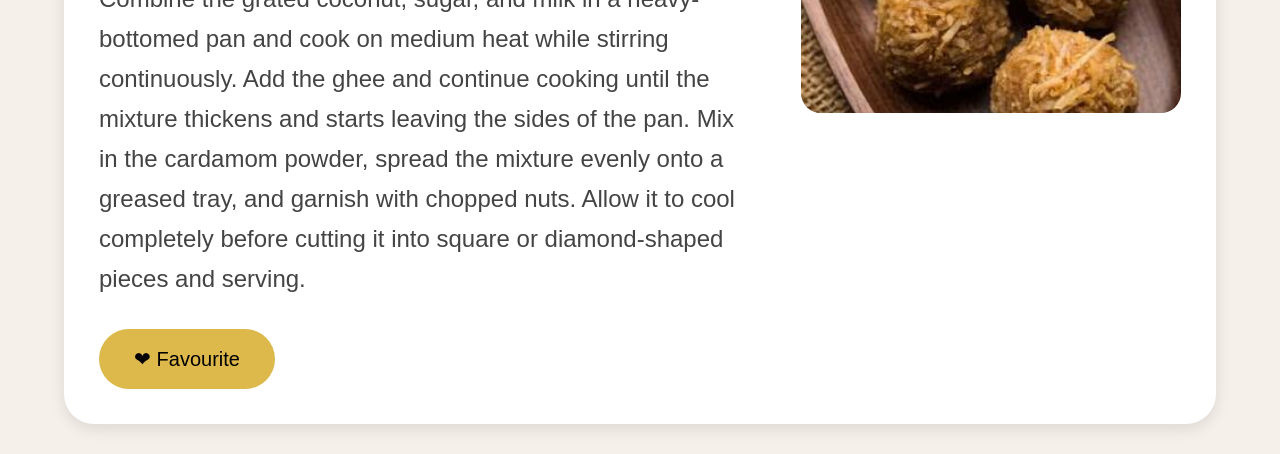
<file: sweets.html>
<!DOCTYPE html>
<html>
<head>

    <title>Sweets</title>

    <link rel="stylesheet"
    href="css/style.css">

</head>

<body>

<header>

    <div class="logo">
        Kitchen Palette
    </div>

    <nav>
        <a href="home.html">Home</a>
        <a href="breakfast.html">Breakfast</a>
        <a href="lunch.html">Lunch/Dinner</a>
        <a href="snacks.html">Snacks</a>
        <a href="sweets.html">Sweets</a>
        <a href="chutneys.html">Chutneys</a>
        <a href="beverages.html">Beverages</a>
        
    </nav>

</header>

<div class="search-container">

    <!-- <input type="text"
           id="searchInput"
           placeholder="Search recipe..."> -->

    <button onclick="searchRecipe()">
        🔍 Search
    </button>

    <a href="favorites.html"
       class="fav-btn">

        ❤ Favourites

    </a>

</div>

<h1 class="page-title">Sweets</h1>

<div class="recipe-card">

    <div class="recipe-content">

        <h2>Pootharekulu</h2>

        <h3>Ingredients</h3>

        <p>
            Pootharekulu is prepared using 10 rice starch sheets (pootharekulu sheets), 1 cup of powdered jaggery or powdered sugar, ½ cup of ghee, and ¼ cup of finely chopped almonds, cashews, or pistachios (optional).
        </p>

        <h3>Instructions</h3>

        <p>
            Place a rice starch sheet on a clean surface and spread a thin layer of ghee evenly over it. Sprinkle powdered jaggery or sugar generously, followed by the chopped nuts if desired. Fold the sheet carefully into a roll or rectangle and brush with a little more ghee. Repeat the process for the remaining sheets and serve as a traditional Andhra sweet.
        </p>

        <button onclick="addFavourite('Pootharekulu')">
            ❤ Favourite
        </button>

    </div>

    <div class="recipe-image">
        <img src="images/pootha.jpg">
    </div>

</div>

<div class="recipe-card">

    <div class="recipe-content">

        <h2>Ariselu</h2>

        <h3>Ingredients</h3>

        <p>
           Ariselu is made using 2 cups of freshly ground rice flour, 1½ cups of grated jaggery, ¼ cup of water, 2 tablespoons of sesame seeds, 1 tablespoon of ghee, and oil or ghee for frying.
        </p>

        <h3>Instructions</h3>

        <p>
            Prepare a jaggery syrup by heating jaggery with water until it reaches a soft-ball consistency. Gradually mix in the rice flour to form a soft dough and allow it to cool slightly. Add sesame seeds and knead well. Shape small portions into flat discs and deep fry until golden brown. Press gently to remove excess oil and serve warm or at room temperature.
        </p>

        <button onclick="addFavourite('Ariselu')">
            ❤ Favourite
        </button>

    </div>

    <div class="recipe-image">
        <img src="images/arise.jpg">
    </div>

</div>

<div class="recipe-card">

    <div class="recipe-content">

        <h2>Bobbatlu (Puran Poli)</h2>

        <h3>Ingredients</h3>

        <p>
            Bobbatlu is prepared using 2 cups of all-purpose flour, 1 cup of chana dal, 1 cup of grated jaggery, ½ teaspoon of cardamom powder, 2 tablespoons of ghee, a pinch of turmeric, a pinch of salt, and oil for rolling.
        </p>

        <h3>Instructions</h3>

        <p>
            Cook the chana dal until soft and drain the excess water. Mash the dal and cook it with jaggery until thick, then mix in the cardamom powder to prepare the filling. Knead the flour with turmeric, salt, water, and a little oil into a soft dough. Stuff each dough ball with the sweet filling, roll it gently into a thin flatbread, and cook on a hot griddle with ghee until both sides turn golden. Serve warm.
        </p>

        <button onclick="addFavourite('Bobbatlu (Puran Poli)')">
            ❤ Favourite
        </button>

    </div>

    <div class="recipe-image">
        <img src="images/poli.jpg">
    </div>

</div>

<div class="recipe-card">

    <div class="recipe-content">

        <h2>Sunnundalu</h2>

        <h3>Ingredients</h3>

        <p>
            Sunnundalu is made using 2 cups of roasted urad dal flour, 1 cup of powdered jaggery or sugar, ½ cup of melted ghee, and 2 tablespoons of chopped cashews (optional).
        </p>

        <h3>Instructions</h3>

        <p>
            Roast the urad dal until aromatic and grind it into a fine powder if not already prepared. Mix the roasted flour with powdered jaggery or sugar and chopped cashews. Gradually add melted ghee while mixing until the mixture holds together. Shape it into small round laddus and allow them to cool before serving.
        </p>

        <button onclick="addFavourite('Sunnundalu')">
            ❤ Favourite
        </button>

    </div>

    <div class="recipe-image">
        <img src="images/sunnu.jpg">
    </div>

</div>

<div class="recipe-card">

    <div class="recipe-content">

        <h2>Boorelu (Poornalu)</h2>

        <h3>Ingredients</h3>

        <p>
            Boorelu is prepared using 1 cup of chana dal, 1 cup of grated jaggery, ½ teaspoon of cardamom powder, 1 cup of soaked rice, ¼ cup of soaked urad dal, a pinch of salt, and oil for deep frying.
        </p>

        <h3>Instructions</h3>

        <p>
            Cook the chana dal until soft and combine it with jaggery and cardamom powder to prepare the sweet filling. Grind the soaked rice and urad dal into a smooth batter. Shape the filling into small balls, dip each ball into the batter, and deep fry until golden brown and crisp. Drain excess oil and serve warm.
        </p>

        <button onclick="addFavourite('Boorelu (Poornalu)')">
            ❤ Favourite
        </button>

    </div>

    <div class="recipe-image">
        <img src="images/poor.jpg">
    </div>

</div>

<div class="recipe-card">

    <div class="recipe-content">

        <h2>Ravva Kesari</h2>

        <h3>Ingredients</h3>

        <p>
           Ravva Kesari is prepared using 1 cup of semolina (rava), 2½ cups of water, ¾ cup of sugar, ¼ cup of ghee, ¼ teaspoon of cardamom powder, a few saffron strands (optional), and roasted cashews and raisins.
        </p>

        <h3>Instructions</h3>

        <p>
            Heat ghee in a pan and roast the cashews and raisins until golden, then set them aside. Roast the semolina in the remaining ghee until aromatic. Boil water separately and gradually add the roasted semolina while stirring continuously. Once cooked, add sugar, cardamom powder, and saffron, and mix until thick. Garnish with roasted cashews and raisins before serving.
        </p>

        <button onclick="addFavourite('Ravva Kesari')">
            ❤ Favourite
        </button>

    </div>

    <div class="recipe-image">
        <img src="images/rava.webp">
    </div>

</div>

<div class="recipe-card">

    <div class="recipe-content">

        <h2>Paramannam (Sweet Pongal)</h2>

        <h3>Ingredients</h3>

        <p>
            Paramannam is made using 1 cup of rice, 4 cups of milk, ¾ cup of grated jaggery, 2 tablespoons of ghee, ¼ teaspoon of cardamom powder, a few cashews, a few raisins, and a pinch of edible camphor (optional).
        </p>

        <h3>Instructions</h3>

        <p>
            Cook the rice in milk until soft and creamy. Melt the jaggery separately with a little water and strain if necessary before adding it to the cooked rice. Stir well and cook for a few minutes. Add cardamom powder and edible camphor if desired. Fry the cashews and raisins in ghee, add them to the sweet pongal, and serve warm.
        </p>

        <button onclick="addFavourite('Paramannam (Sweet Pongal)')">
            ❤ Favourite
        </button>

    </div>

    <div class="recipe-image">
        <img src="images/sweet.jpg">
    </div>

</div>

<div class="recipe-card">

    <div class="recipe-content">

        <h2>Kobbari Louz (Coconut Burfi)</h2>

        <h3>Ingredients</h3>

        <p>
            Kobbari Louz is prepared using 2 cups of freshly grated coconut, 1½ cups of sugar, ¼ cup of milk, 2 tablespoons of ghee, ¼ teaspoon of cardamom powder, and chopped pistachios or almonds for garnish.
        </p>

        <h3>Instructions</h3>

        <p>
            Combine the grated coconut, sugar, and milk in a heavy-bottomed pan and cook on medium heat while stirring continuously. Add the ghee and continue cooking until the mixture thickens and starts leaving the sides of the pan. Mix in the cardamom powder, spread the mixture evenly onto a greased tray, and garnish with chopped nuts. Allow it to cool completely before cutting it into square or diamond-shaped pieces and serving.
        </p>

        <button onclick="addFavourite('Kobbari Louz (Coconut Burfi)')">
            ❤ Favourite
        </button>

    </div>

    <div class="recipe-image">
        <img src="images/burfi.jpg">
    </div>

</div>

<script src="js/favourites.js"></script>
<script src="js/search.js"></script>

</body>
</html>
</file>
<file: css/style.css>
*{
    margin:0;
    padding:0;
    box-sizing:border-box;
    font-family:Segoe UI,sans-serif;
}

body{
    background:#F6F0EA;
}

/* LOGIN & SIGNUP */

.auth-page{
    background:#7C2929;
    height:100vh;
    display:flex;
    justify-content:center;
    align-items:center;
}

.auth-container{
    width:420px;
    background:#FFF8F0;
    padding:40px;
    border-radius:30px;
}

.auth-container h1{
    text-align:center;
    color:#7C2929;
    margin-bottom:30px;
}

.input-group{
    margin-top:20px;
}

.input-group label{
    display:block;
    margin-bottom:8px;
}

.input-group input{
    width:100%;
    padding:14px;
    border:1px solid #ccc;
    border-radius:12px;
}

.small{
    color:gray;
    font-size:13px;
    margin-top:5px;
}

.auth-btn{
    width:100%;
    margin-top:30px;
    padding:15px;
    border:none;
    border-radius:30px;
    background:#DDB84A;
    font-size:18px;
    cursor:pointer;
}

.google-btn{
    width:100%;
    padding:15px;
    margin-top:15px;
    border-radius:30px;
    border:1px solid gray;
    background:white;
    cursor:pointer;
}

.bottom-text{
    text-align:center;
    margin-top:20px;
}

.bottom-text a{
    color:#7C2929;
    text-decoration:none;
}

/* NAVBAR */
header{
    position:sticky;
    top:0;

    width:95%;
    margin:20px auto;
    background:#7C2929;
    padding:18px 30px;
    border-radius:40px;

    display:flex;
    justify-content:space-between;
    align-items:center;

    z-index:1000;
}

.logo{
    color:white;
    font-size:28px;
    font-weight:bold;
}

nav a{
    color:white;
    text-decoration:none;
    margin:0 12px;
    font-size:18px;
}

nav a:hover{
    color:#F2D15C;
}

/* HOME */

.home-container{
    width:90%;
    margin:auto;
    margin-top:50px;
}

.home-container h1{
    color:#5A1A1A;
    font-size:42px;
    margin-bottom:30px;
}

.home-container p{
    font-size:22px;
    line-height:38px;
    text-align:justify;
}

.quote{
    text-align:center;
    margin-top:50px;

    color:#B46666;

    font-size:42px;

    font-style:italic;
}

.home-buttons{
    display:flex;
    justify-content:space-between;
    margin-top:100px;
}

.home-buttons button{
    background:#DDB84A;

    border:none;

    padding:18px 45px;

    border-radius:40px;

    font-size:20px;

    cursor:pointer;
}

.home-buttons button:hover{
    transform:scale(1.05);
}


/* RECIPE PAGE */

.page-title{
    width:90%;
    margin:30px auto;
    color:#7C2929;
    font-size:40px;
}

.recipe-card{
    width:90%;
    margin:30px auto;
    background:#ffffff;
    border-radius:30px;
    padding:35px;
    box-shadow:0 5px 15px rgba(0,0,0,0.1);

    display:flex;
    justify-content:space-between;
    align-items:center;

    gap:50px;
}

.recipe-content{
    flex:1;
}

.recipe-content h2{
    color:#7C2929;
    font-size:48px;
    margin-bottom:30px;
}

.recipe-content h3{
    margin-top:25px;
    margin-bottom:10px;
    font-size:32px;
}

.recipe-content p{
    font-size:24px;
    line-height:40px;
    color:#444;
}

.recipe-image{
    width:380px;
}

.recipe-image img{
    width:100%;
    height:280px;
    object-fit:cover;
    border-radius:20px;
}

.recipe-card button{
    margin-top:30px;
    padding:18px 35px;
    border:none;
    border-radius:30px;
    background:#DDB84A;
    font-size:20px;
    cursor:pointer;
}

@media(max-width:900px){

    .recipe-card{
        flex-direction:column;
    }

    .recipe-image{
        width:100%;
    }
}

.search-container{
    width:90%;
    margin:30px auto;

    display:flex;
    justify-content:center;
    align-items:center;
    gap:15px;
}

.search-container input{
    width:400px;
    padding:15px;

    border:1px solid #ccc;
    border-radius:30px;

    font-size:16px;
}

.search-container button{
    padding:15px 25px;

    background:#DDB84A;

    border:none;

    border-radius:30px;

    cursor:pointer;

    font-size:16px;
}

.fav-btn{
    background:#7C2929;

    color:white;

    padding:15px 25px;

    border-radius:30px;

    text-decoration:none;
}
</file>
